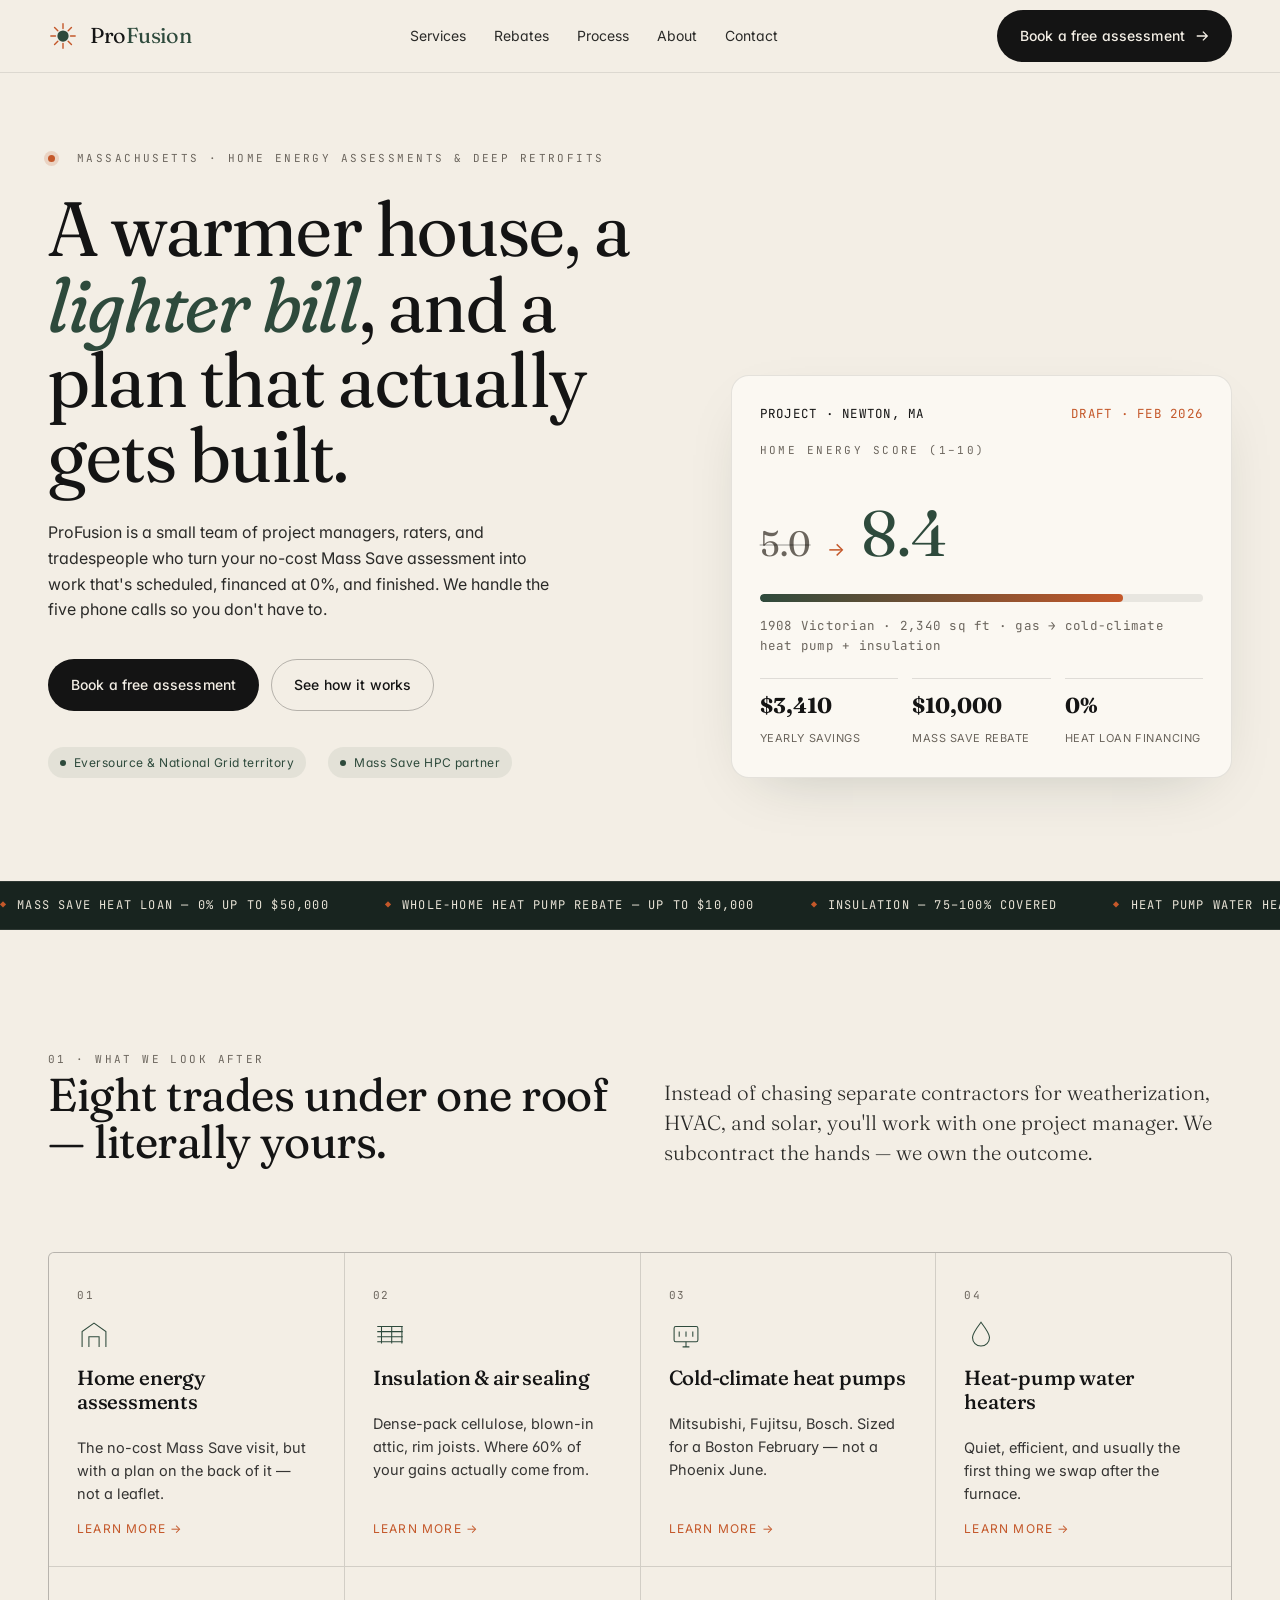
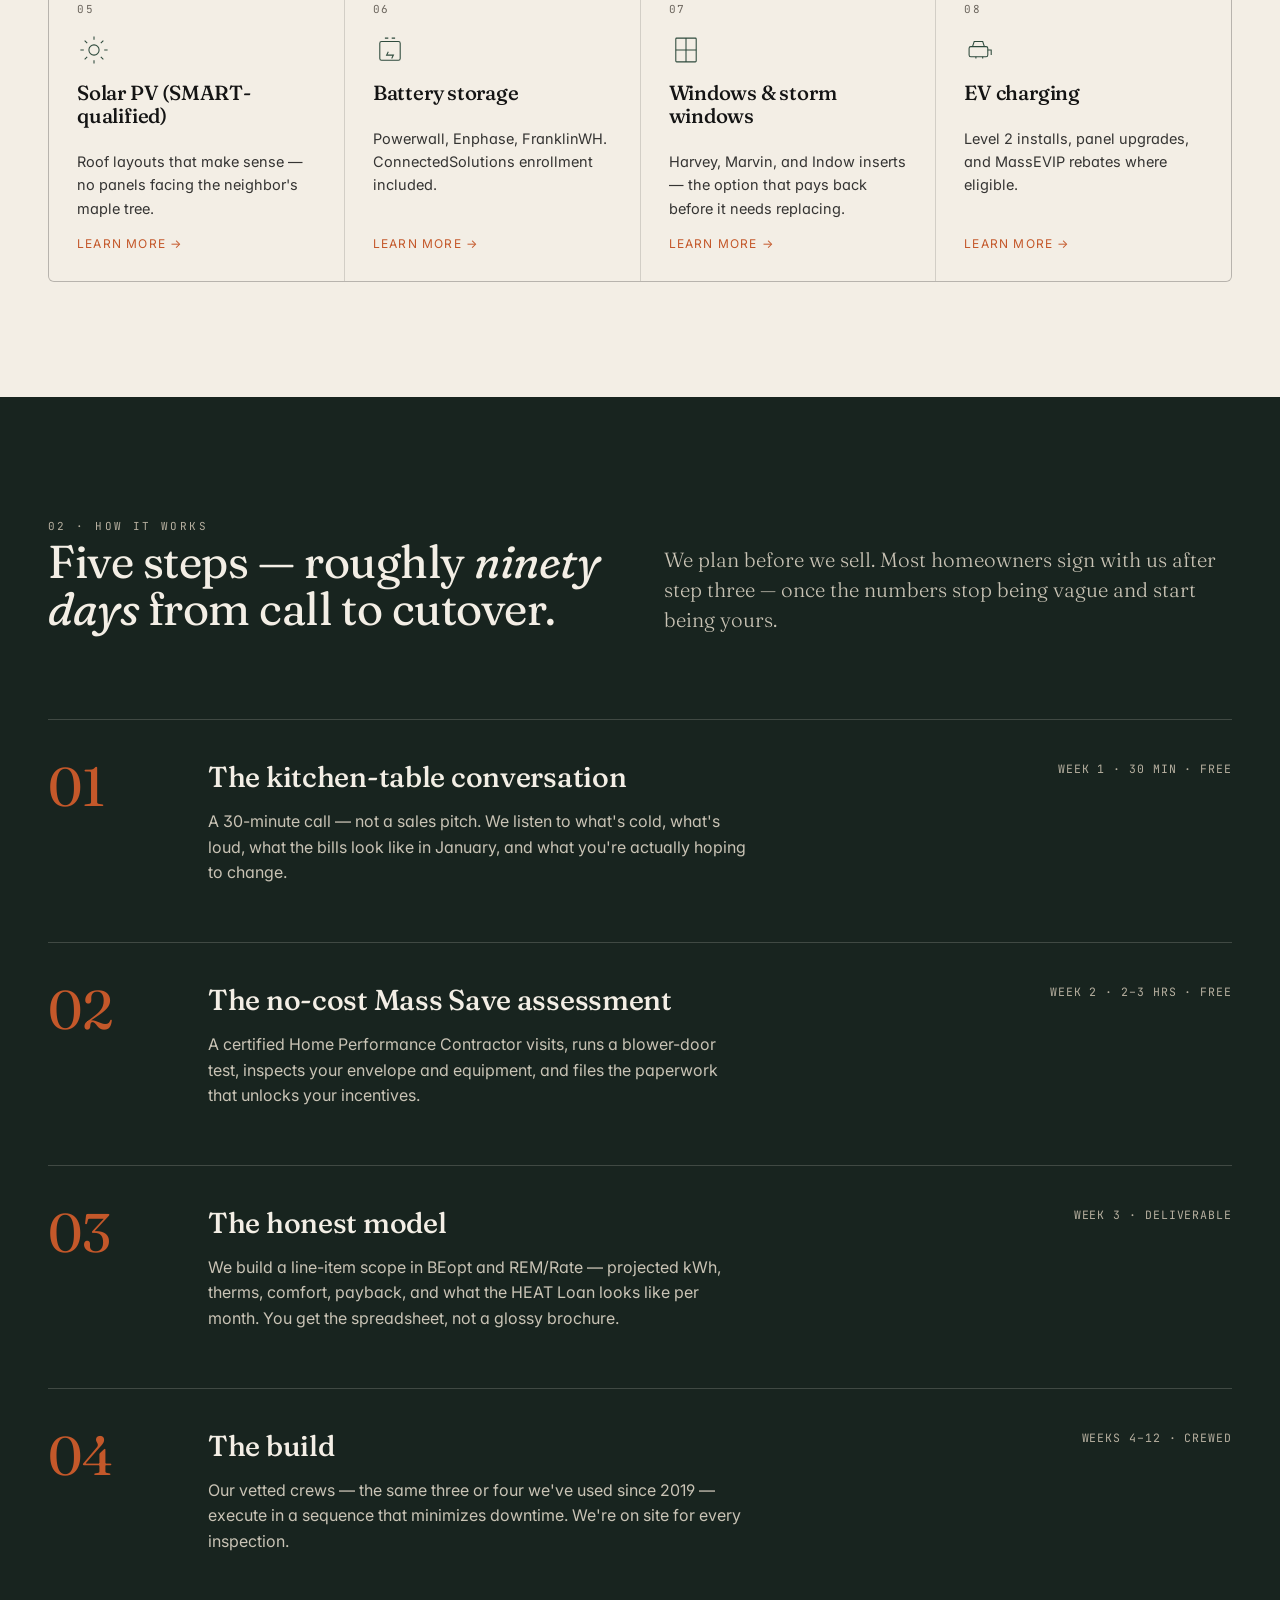
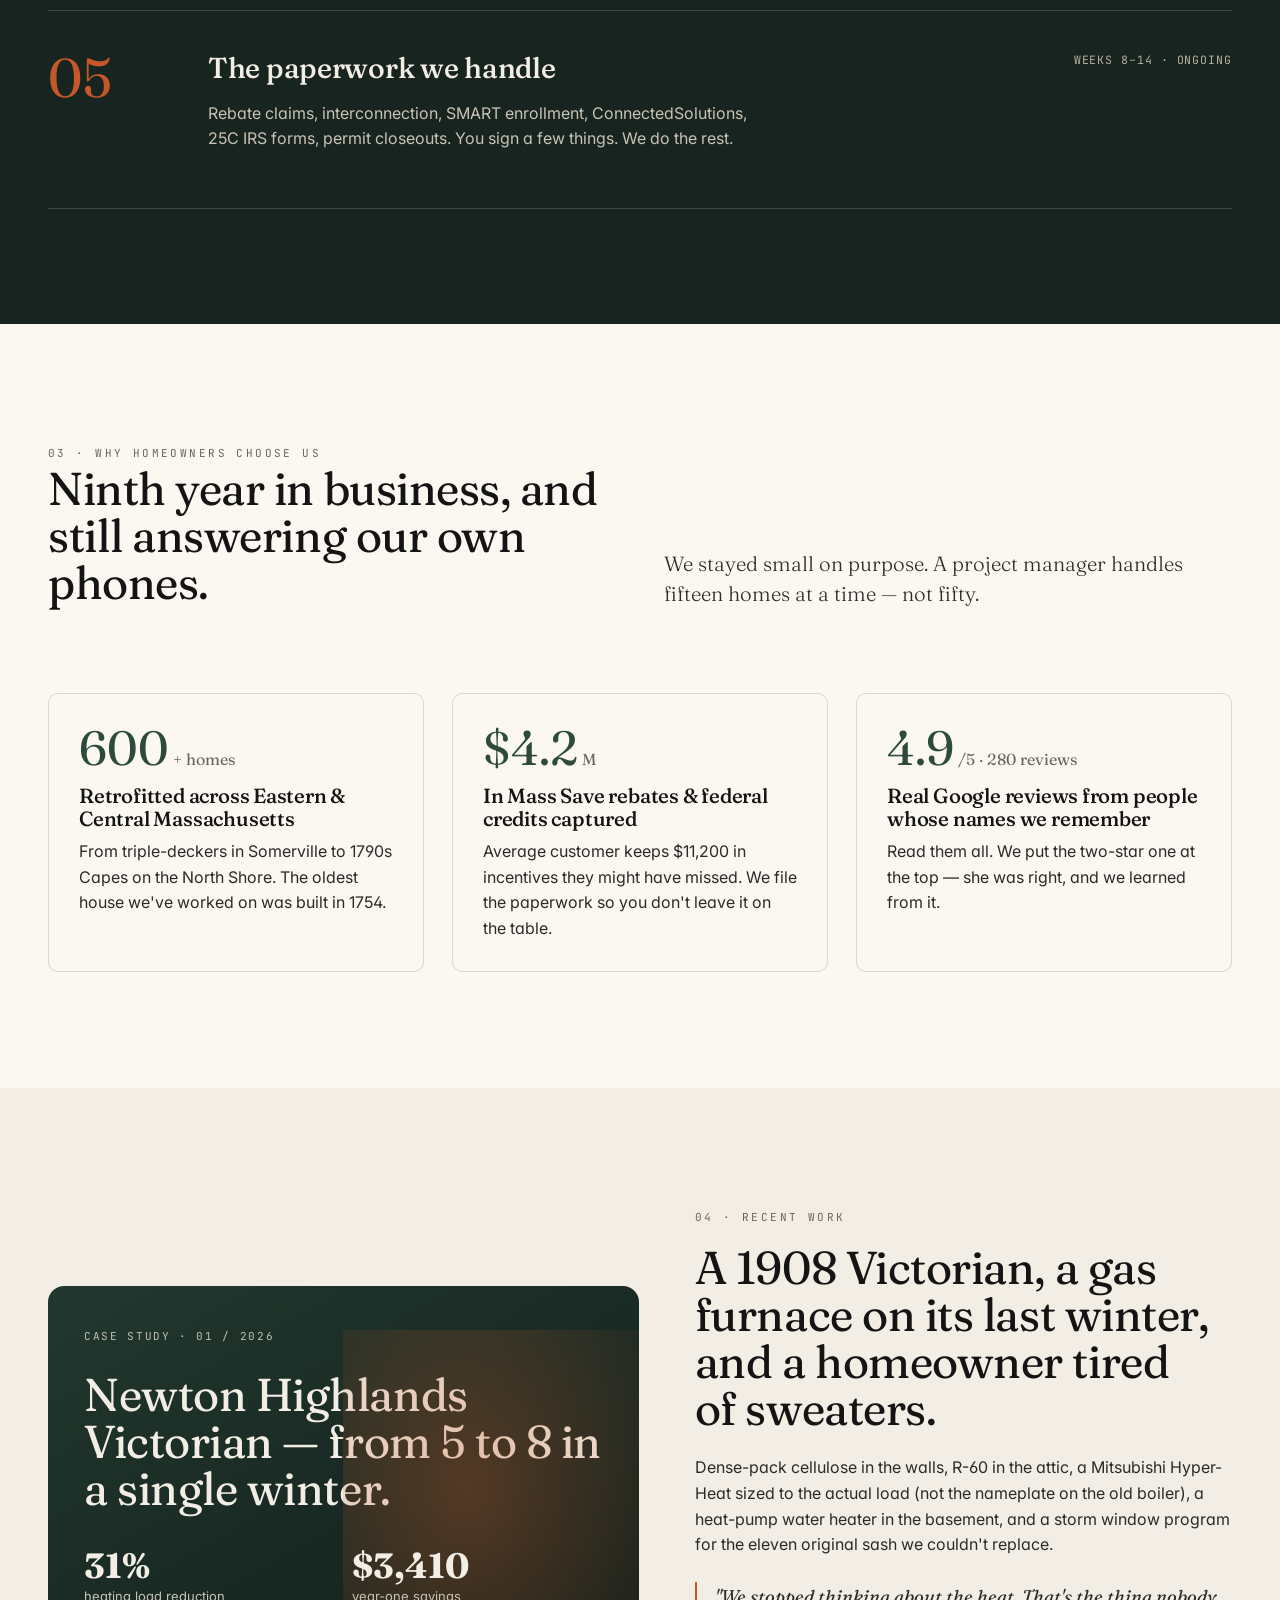
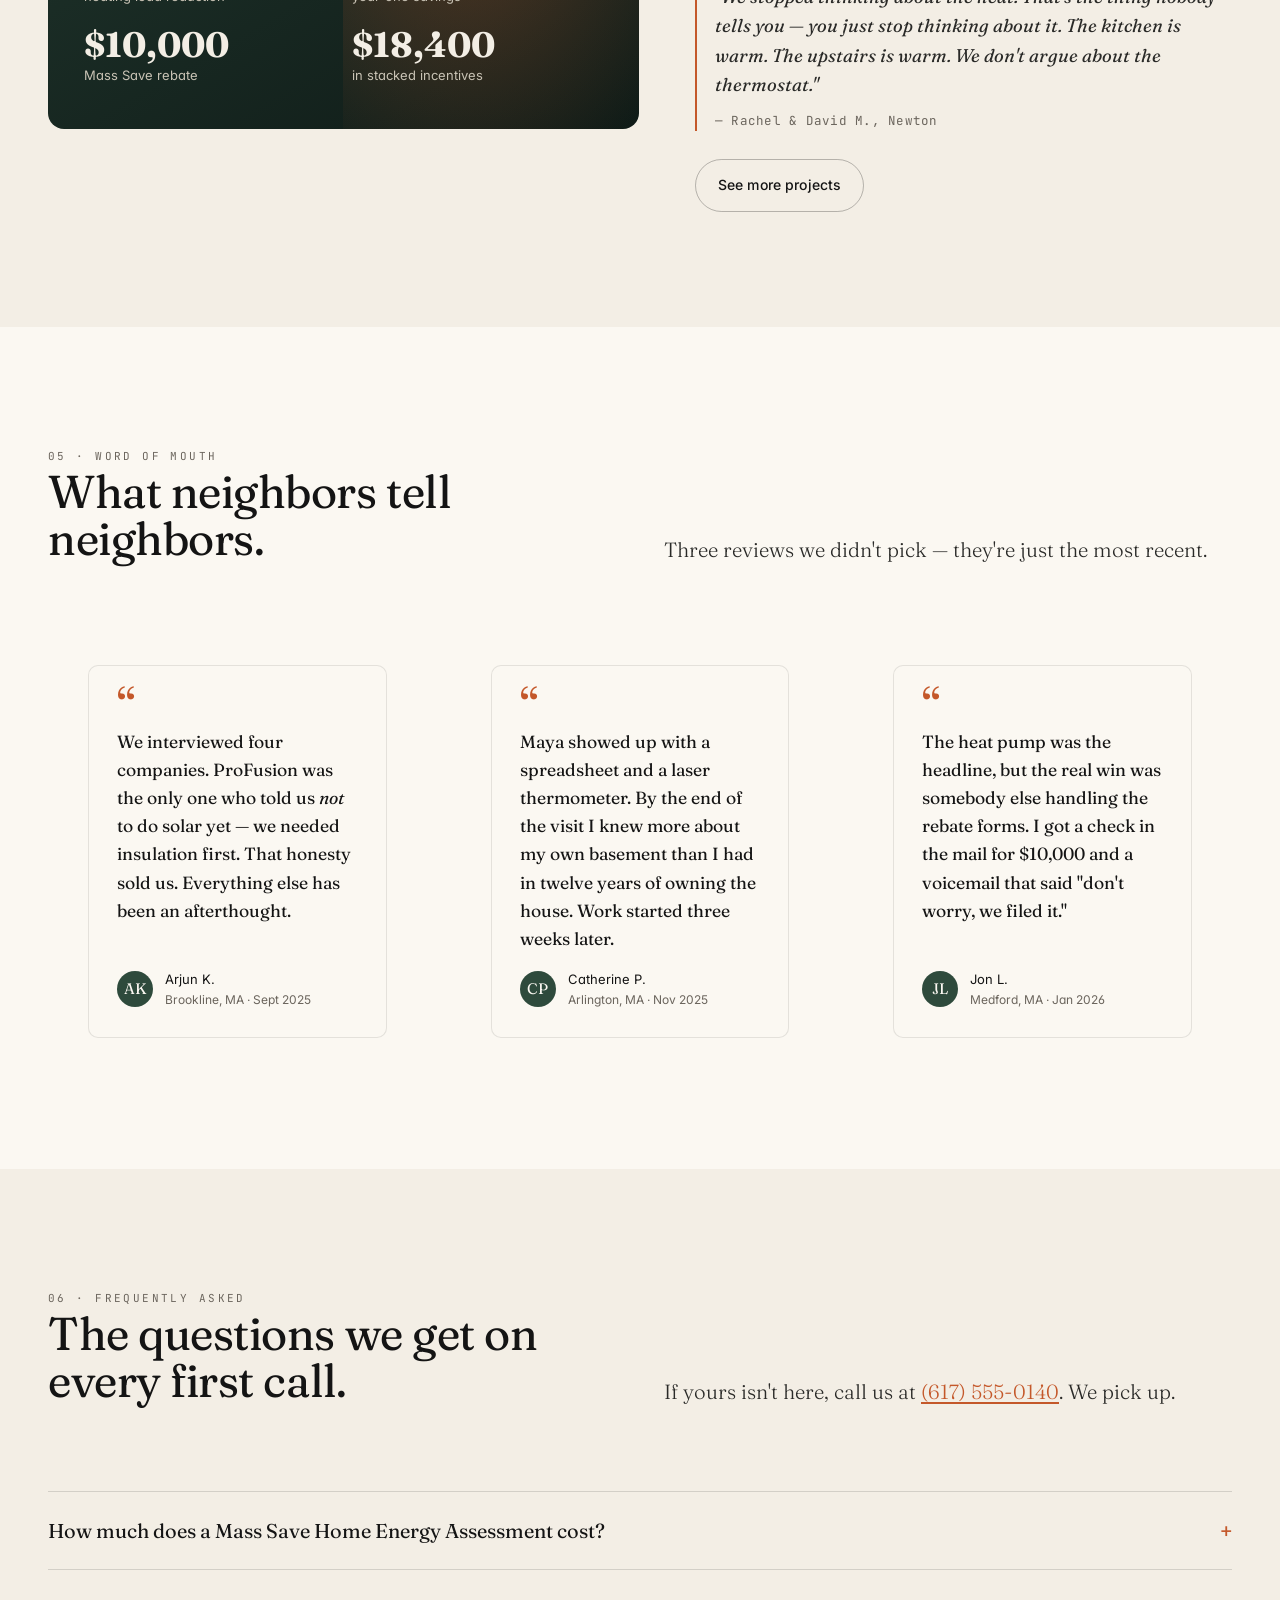
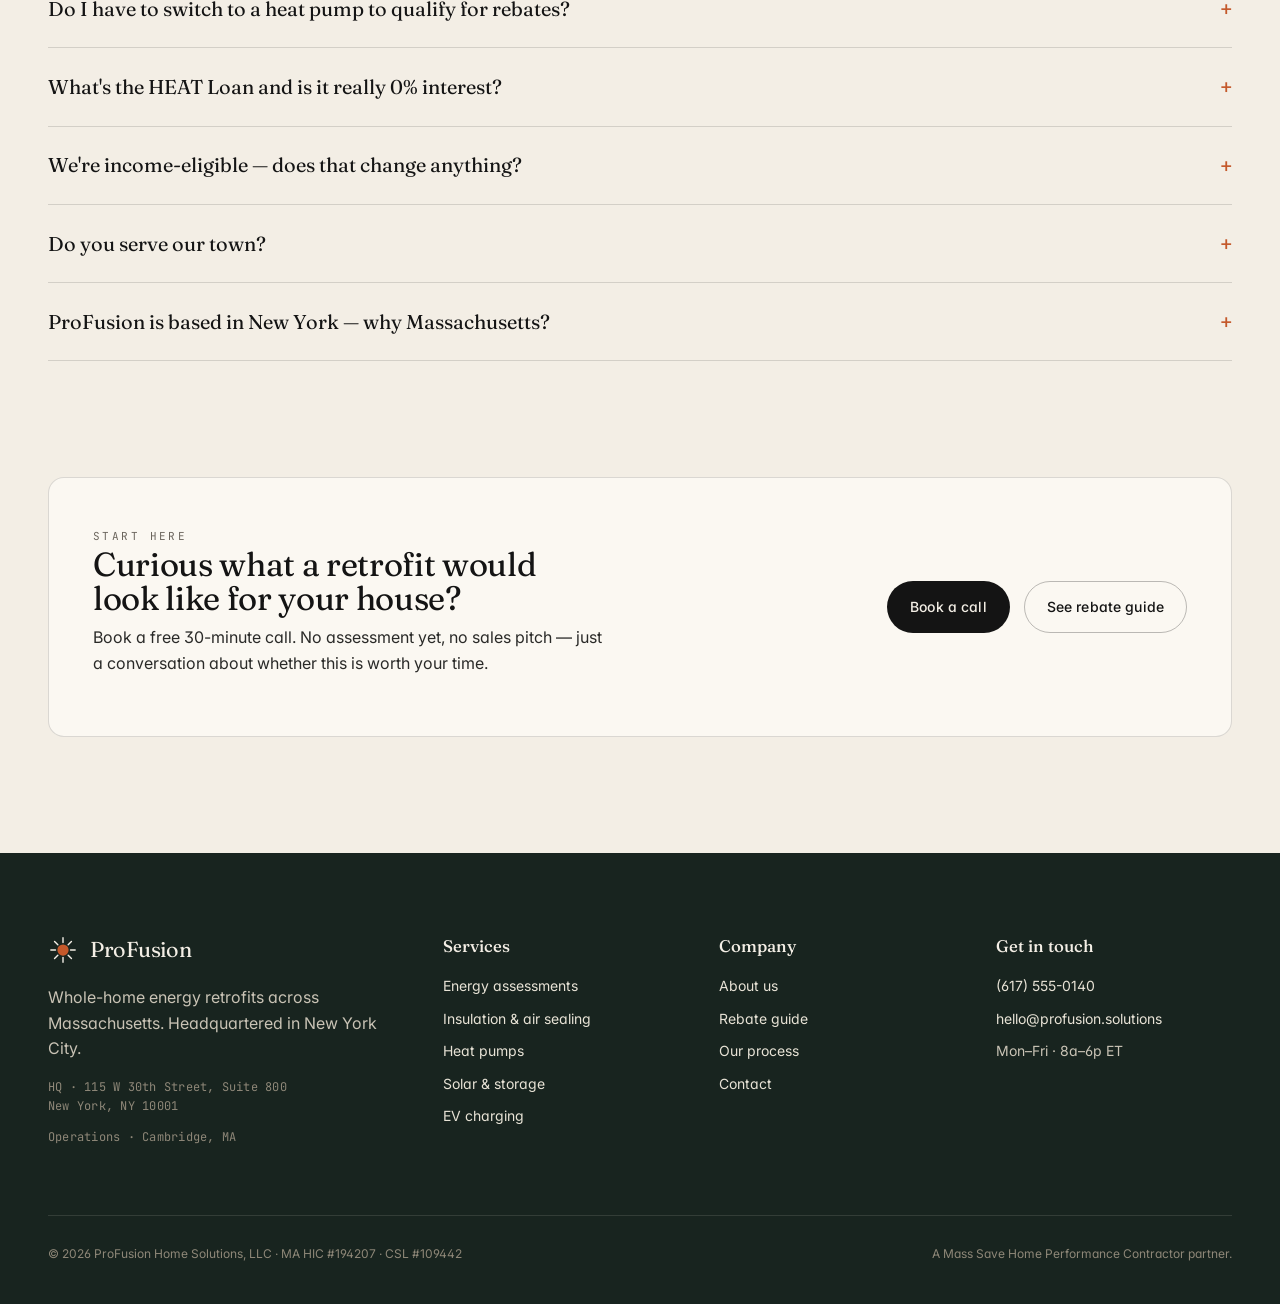
<file: index.html>
<!doctype html>
<html lang="en">
<head>
<meta charset="utf-8" />
<meta name="viewport" content="width=device-width, initial-scale=1" />
<title>ProFusion Home Solutions — Mass Save assessments & whole-home retrofits</title>
<meta name="description" content="New York–based, Massachusetts-focused. We turn no-cost Mass Save assessments into scheduled, financed, finished work — heat pumps, insulation, solar, and more." />
<link rel="preconnect" href="https://fonts.googleapis.com" />
<link rel="preconnect" href="https://fonts.gstatic.com" crossorigin />
<link href="https://fonts.googleapis.com/css2?family=Fraunces:ital,opsz,wght,SOFT,WONK@0,9..144,300..700,0..100,0..1;1,9..144,300..700,0..100,0..1&family=Inter:wght@300;400;500;600&family=JetBrains+Mono:wght@400;500&display=swap" rel="stylesheet" />
<link rel="stylesheet" href="assets/styles.css" />
<link rel="icon" href="data:image/svg+xml,%3Csvg xmlns='http://www.w3.org/2000/svg' viewBox='0 0 32 32'%3E%3Ccircle cx='16' cy='16' r='6' fill='%232E4A3C'/%3E%3Cg stroke='%23C4582A' stroke-width='1.5' stroke-linecap='round'%3E%3Cpath d='M16 3v5'/%3E%3Cpath d='M16 24v5'/%3E%3Cpath d='M3 16h5'/%3E%3Cpath d='M24 16h5'/%3E%3Cpath d='M7 7l3.5 3.5'/%3E%3Cpath d='M21.5 21.5L25 25'/%3E%3Cpath d='M7 25l3.5-3.5'/%3E%3Cpath d='M21.5 10.5L25 7'/%3E%3C/g%3E%3C/svg%3E" />
</head>
<body>

<!-- NAV -->
<header class="nav">
  <div class="nav__inner">
    <a class="brand" href="index.html" aria-label="ProFusion Home Solutions">
      <svg class="brand__mark" viewBox="0 0 32 32" aria-hidden="true">
        <circle cx="16" cy="16" r="6" fill="#2E4A3C"/>
        <g stroke="#C4582A" stroke-width="1.5" stroke-linecap="round">
          <path d="M16 3v5"/><path d="M16 24v5"/>
          <path d="M3 16h5"/><path d="M24 16h5"/>
          <path d="M7 7l3.5 3.5"/><path d="M21.5 21.5L25 25"/>
          <path d="M7 25l3.5-3.5"/><path d="M21.5 10.5L25 7"/>
        </g>
      </svg>
      <span class="brand__name">Pro<span>Fusion</span></span>
    </a>
    <nav class="nav__links" aria-label="Primary">
      <a href="services.html">Services</a>
      <a href="rebates.html">Rebates</a>
      <a href="index.html#process">Process</a>
      <a href="about.html">About</a>
      <a href="contact.html">Contact</a>
    </nav>
    <div class="nav__cta">
      <a class="btn btn--primary" href="contact.html">Book a free assessment <svg class="btn__arrow" viewBox="0 0 16 16" fill="none" stroke="currentColor" stroke-width="1.5" aria-hidden="true"><path d="M2 8h12M9 3l5 5-5 5"/></svg></a>
    </div>
  </div>
</header>

<!-- HERO -->
<section class="hero">
  <div class="wrap">
    <div class="hero__grid">
      <div class="reveal">
        <div class="hero__meta">
          <span class="hero__dot" aria-hidden="true"></span>
          <span class="eyebrow">Massachusetts · Home energy assessments &amp; deep retrofits</span>
        </div>
        <h1>A warmer house, a <span class="ital">lighter bill</span>, and a plan that actually gets built.</h1>
        <p class="hero__lede">ProFusion is a small team of project managers, raters, and tradespeople who turn your no-cost Mass Save assessment into work that's scheduled, financed at 0%, and finished. We handle the five phone calls so you don't have to.</p>
        <div class="hero__ctas">
          <a class="btn btn--primary" href="contact.html">Book a free assessment</a>
          <a class="btn btn--ghost" href="#process">See how it works</a>
        </div>
        <div class="row" style="margin-top:36px; gap:22px;">
          <span class="pill"><span class="pill-dot"></span> Eversource &amp; National Grid territory</span>
          <span class="pill"><span class="pill-dot"></span> Mass Save HPC partner</span>
        </div>
      </div>

      <!-- Hero card -->
      <div class="hero__card reveal" aria-label="Sample Home Energy Score report">
        <div class="hero__card-head">
          <span class="mono">PROJECT · NEWTON, MA</span>
          <span class="mono" style="color:var(--accent)">DRAFT · FEB 2026</span>
        </div>
        <div class="eyebrow">Home energy score (1–10)</div>
        <div class="score">
          <span class="score__from">5.0</span>
          <span class="score__arrow" aria-hidden="true">→</span>
          <span class="score__to">8.4</span>
        </div>
        <div class="progress" aria-hidden="true"><span></span></div>
        <p class="mono" style="color:var(--muted); margin:14px 0 0;">1908 Victorian · 2,340 sq ft · gas → cold-climate heat pump + insulation</p>
        <div class="stat-row">
          <div><strong>$3,410</strong><small>Yearly savings</small></div>
          <div><strong>$10,000</strong><small>Mass Save rebate</small></div>
          <div><strong>0%</strong><small>HEAT Loan financing</small></div>
        </div>
      </div>
    </div>
  </div>
</section>

<!-- REBATE TICKER -->
<div class="ticker" aria-hidden="true">
  <div class="ticker__track">
    <span class="ticker__item">Mass Save HEAT Loan — 0% up to $50,000</span>
    <span class="ticker__item">Whole-home heat pump rebate — up to $10,000</span>
    <span class="ticker__item">Insulation — 75–100% covered</span>
    <span class="ticker__item">Heat pump water heaters — $750 rebate</span>
    <span class="ticker__item">SMART solar incentive — monthly credits, 10 years</span>
    <span class="ticker__item">ConnectedSolutions battery — $275 / kW-year</span>
    <span class="ticker__item">Federal 25C credit — 30% up to $3,200 / yr</span>
    <!-- Duplicate for seamless loop -->
    <span class="ticker__item">Mass Save HEAT Loan — 0% up to $50,000</span>
    <span class="ticker__item">Whole-home heat pump rebate — up to $10,000</span>
    <span class="ticker__item">Insulation — 75–100% covered</span>
    <span class="ticker__item">Heat pump water heaters — $750 rebate</span>
    <span class="ticker__item">SMART solar incentive — monthly credits, 10 years</span>
    <span class="ticker__item">ConnectedSolutions battery — $275 / kW-year</span>
    <span class="ticker__item">Federal 25C credit — 30% up to $3,200 / yr</span>
  </div>
</div>

<!-- SERVICES -->
<section class="section" id="services">
  <div class="wrap">
    <div class="section__head reveal">
      <div>
        <span class="eyebrow">01 · What we look after</span>
        <h2>Eight trades under one roof — literally yours.</h2>
      </div>
      <p class="lede">Instead of chasing separate contractors for weatherization, HVAC, and solar, you'll work with one project manager. We subcontract the hands — we own the outcome.</p>
    </div>

    <div class="services reveal">
      <a class="service" href="services.html#assessments">
        <span class="service__num">01</span>
        <svg class="service__icon" viewBox="0 0 40 40"><path d="M6 34V16l14-10 14 10v18"/><path d="M14 34V22h12v12"/></svg>
        <h3>Home energy assessments</h3>
        <p>The no-cost Mass Save visit, but with a plan on the back of it — not a leaflet.</p>
        <span class="service__link">Learn more →</span>
      </a>
      <a class="service" href="services.html#insulation">
        <span class="service__num">02</span>
        <svg class="service__icon" viewBox="0 0 40 40"><path d="M5 10h30M5 16h30M5 22h30M5 28h30"/><path d="M10 10v20M22 10v20M34 10v20"/></svg>
        <h3>Insulation &amp; air sealing</h3>
        <p>Dense-pack cellulose, blown-in attic, rim joists. Where 60% of your gains actually come from.</p>
        <span class="service__link">Learn more →</span>
      </a>
      <a class="service" href="services.html#heat-pumps">
        <span class="service__num">03</span>
        <svg class="service__icon" viewBox="0 0 40 40"><rect x="6" y="10" width="28" height="18" rx="2"/><path d="M12 16v6M20 16v6M28 16v6"/><path d="M20 28v6M16 34h8"/></svg>
        <h3>Cold-climate heat pumps</h3>
        <p>Mitsubishi, Fujitsu, Bosch. Sized for a Boston February — not a Phoenix June.</p>
        <span class="service__link">Learn more →</span>
      </a>
      <a class="service" href="services.html#water">
        <span class="service__num">04</span>
        <svg class="service__icon" viewBox="0 0 40 40"><path d="M20 5c-6 8-10 13-10 18a10 10 0 0020 0c0-5-4-10-10-18z"/></svg>
        <h3>Heat-pump water heaters</h3>
        <p>Quiet, efficient, and usually the first thing we swap after the furnace.</p>
        <span class="service__link">Learn more →</span>
      </a>
      <a class="service" href="services.html#solar">
        <span class="service__num">05</span>
        <svg class="service__icon" viewBox="0 0 40 40"><circle cx="20" cy="20" r="6"/><path d="M20 4v4M20 32v4M4 20h4M32 20h4M9 9l3 3M28 28l3 3M9 31l3-3M28 12l3-3"/></svg>
        <h3>Solar PV (SMART-qualified)</h3>
        <p>Roof layouts that make sense — no panels facing the neighbor's maple tree.</p>
        <span class="service__link">Learn more →</span>
      </a>
      <a class="service" href="services.html#battery">
        <span class="service__num">06</span>
        <svg class="service__icon" viewBox="0 0 40 40"><rect x="8" y="10" width="24" height="22" rx="2"/><path d="M14 6h4M22 6h4M14 10v0M18 22l-2 4h8l-2 4"/></svg>
        <h3>Battery storage</h3>
        <p>Powerwall, Enphase, FranklinWH. ConnectedSolutions enrollment included.</p>
        <span class="service__link">Learn more →</span>
      </a>
      <a class="service" href="services.html#windows">
        <span class="service__num">07</span>
        <svg class="service__icon" viewBox="0 0 40 40"><rect x="8" y="6" width="24" height="28" rx="1"/><path d="M8 20h24M20 6v28"/></svg>
        <h3>Windows &amp; storm windows</h3>
        <p>Harvey, Marvin, and Indow inserts — the option that pays back before it needs replacing.</p>
        <span class="service__link">Learn more →</span>
      </a>
      <a class="service" href="services.html#ev">
        <span class="service__num">08</span>
        <svg class="service__icon" viewBox="0 0 40 40"><rect x="6" y="16" width="22" height="12" rx="2"/><path d="M10 16l2-6h10l2 6M28 20h4v6"/><path d="M14 28v2M22 28v2"/></svg>
        <h3>EV charging</h3>
        <p>Level 2 installs, panel upgrades, and MassEVIP rebates where eligible.</p>
        <span class="service__link">Learn more →</span>
      </a>
    </div>
  </div>
</section>

<!-- PROCESS -->
<section class="section section--dark" id="process">
  <div class="wrap">
    <div class="section__head reveal">
      <div>
        <span class="eyebrow">02 · How it works</span>
        <h2>Five steps — roughly <span class="ital">ninety days</span> from call to cutover.</h2>
      </div>
      <p class="lede" style="color:#C9C3B5;">We plan before we sell. Most homeowners sign with us after step three — once the numbers stop being vague and start being yours.</p>
    </div>

    <div class="process reveal">
      <article class="step">
        <div class="step__num">01</div>
        <div>
          <h3>The kitchen-table conversation</h3>
          <p>A 30-minute call — not a sales pitch. We listen to what's cold, what's loud, what the bills look like in January, and what you're actually hoping to change.</p>
        </div>
        <div class="step__meta">Week 1 · 30 min · free</div>
      </article>
      <article class="step">
        <div class="step__num">02</div>
        <div>
          <h3>The no-cost Mass Save assessment</h3>
          <p>A certified Home Performance Contractor visits, runs a blower-door test, inspects your envelope and equipment, and files the paperwork that unlocks your incentives.</p>
        </div>
        <div class="step__meta">Week 2 · 2–3 hrs · free</div>
      </article>
      <article class="step">
        <div class="step__num">03</div>
        <div>
          <h3>The honest model</h3>
          <p>We build a line-item scope in BEopt and REM/Rate — projected kWh, therms, comfort, payback, and what the HEAT Loan looks like per month. You get the spreadsheet, not a glossy brochure.</p>
        </div>
        <div class="step__meta">Week 3 · deliverable</div>
      </article>
      <article class="step">
        <div class="step__num">04</div>
        <div>
          <h3>The build</h3>
          <p>Our vetted crews — the same three or four we've used since 2019 — execute in a sequence that minimizes downtime. We're on site for every inspection.</p>
        </div>
        <div class="step__meta">Weeks 4–12 · crewed</div>
      </article>
      <article class="step">
        <div class="step__num">05</div>
        <div>
          <h3>The paperwork we handle</h3>
          <p>Rebate claims, interconnection, SMART enrollment, ConnectedSolutions, 25C IRS forms, permit closeouts. You sign a few things. We do the rest.</p>
        </div>
        <div class="step__meta">Weeks 8–14 · ongoing</div>
      </article>
    </div>
  </div>
</section>

<!-- PILLARS -->
<section class="section section--paper">
  <div class="wrap">
    <div class="section__head reveal">
      <div>
        <span class="eyebrow">03 · Why homeowners choose us</span>
        <h2>Ninth year in business, and still answering our own phones.</h2>
      </div>
      <p class="lede">We stayed small on purpose. A project manager handles fifteen homes at a time — not fifty.</p>
    </div>

    <div class="pillars reveal">
      <div class="pillar">
        <div class="pillar__num">600<small>+ homes</small></div>
        <h3>Retrofitted across Eastern &amp; Central Massachusetts</h3>
        <p>From triple-deckers in Somerville to 1790s Capes on the North Shore. The oldest house we've worked on was built in 1754.</p>
      </div>
      <div class="pillar">
        <div class="pillar__num">$4.2<small>M</small></div>
        <h3>In Mass Save rebates &amp; federal credits captured</h3>
        <p>Average customer keeps $11,200 in incentives they might have missed. We file the paperwork so you don't leave it on the table.</p>
      </div>
      <div class="pillar">
        <div class="pillar__num">4.9<small>/5 · 280 reviews</small></div>
        <h3>Real Google reviews from people whose names we remember</h3>
        <p>Read them all. We put the two-star one at the top — she was right, and we learned from it.</p>
      </div>
    </div>
  </div>
</section>

<!-- CASE STUDY -->
<section class="section">
  <div class="wrap">
    <div class="case reveal">
      <div class="case__visual">
        <span class="case__badge">Case study · 01 / 2026</span>
        <h2 style="color:#F3EEE5; margin-top:24px;">Newton Highlands Victorian — from 5 to 8 in a single winter.</h2>
        <div class="case__kpis">
          <div class="case__kpi"><strong>31%</strong><span>heating load reduction</span></div>
          <div class="case__kpi"><strong>$3,410</strong><span>year-one savings</span></div>
          <div class="case__kpi"><strong>$10,000</strong><span>Mass Save rebate</span></div>
          <div class="case__kpi"><strong>$18,400</strong><span>in stacked incentives</span></div>
        </div>
      </div>
      <div>
        <span class="eyebrow">04 · Recent work</span>
        <h2 style="margin-top:16px;">A 1908 Victorian, a gas furnace on its last winter, and a homeowner tired of sweaters.</h2>
        <p style="color:var(--ink-soft); margin-top:18px;">Dense-pack cellulose in the walls, R-60 in the attic, a Mitsubishi Hyper-Heat sized to the actual load (not the nameplate on the old boiler), a heat-pump water heater in the basement, and a storm window program for the eleven original sash we couldn't replace.</p>
        <blockquote>
          "We stopped thinking about the heat. That's the thing nobody tells you — you just stop thinking about it. The kitchen is warm. The upstairs is warm. We don't argue about the thermostat."
          <footer class="mono" style="font-style: normal; color:var(--muted); margin-top:12px;">— Rachel &amp; David M., Newton</footer>
        </blockquote>
        <a class="btn btn--ghost" href="services.html" style="margin-top:28px;">See more projects</a>
      </div>
    </div>
  </div>
</section>

<!-- TESTIMONIALS -->
<section class="section section--paper">
  <div class="wrap">
    <div class="section__head reveal">
      <div>
        <span class="eyebrow">05 · Word of mouth</span>
        <h2>What neighbors tell neighbors.</h2>
      </div>
      <p class="lede">Three reviews we didn't pick — they're just the most recent.</p>
    </div>
    <div class="quotes reveal">
      <figure class="quote">
        <span class="quote__mark">“</span>
        <p>We interviewed four companies. ProFusion was the only one who told us <em>not</em> to do solar yet — we needed insulation first. That honesty sold us. Everything else has been an afterthought.</p>
        <figcaption class="quote__who">
          <span class="quote__who-avatar">AK</span>
          <div>
            <div class="quote__who-name">Arjun K.</div>
            <div class="quote__who-place">Brookline, MA · Sept 2025</div>
          </div>
        </figcaption>
      </figure>
      <figure class="quote">
        <span class="quote__mark">“</span>
        <p>Maya showed up with a spreadsheet and a laser thermometer. By the end of the visit I knew more about my own basement than I had in twelve years of owning the house. Work started three weeks later.</p>
        <figcaption class="quote__who">
          <span class="quote__who-avatar">CP</span>
          <div>
            <div class="quote__who-name">Catherine P.</div>
            <div class="quote__who-place">Arlington, MA · Nov 2025</div>
          </div>
        </figcaption>
      </figure>
      <figure class="quote">
        <span class="quote__mark">“</span>
        <p>The heat pump was the headline, but the real win was somebody else handling the rebate forms. I got a check in the mail for $10,000 and a voicemail that said "don't worry, we filed it."</p>
        <figcaption class="quote__who">
          <span class="quote__who-avatar">JL</span>
          <div>
            <div class="quote__who-name">Jon L.</div>
            <div class="quote__who-place">Medford, MA · Jan 2026</div>
          </div>
        </figcaption>
      </figure>
    </div>
  </div>
</section>

<!-- FAQ -->
<section class="section">
  <div class="wrap">
    <div class="section__head reveal">
      <div>
        <span class="eyebrow">06 · Frequently asked</span>
        <h2>The questions we get on every first call.</h2>
      </div>
      <p class="lede">If yours isn't here, call us at <a href="tel:+16175550140" style="color:var(--accent);">(617) 555-0140</a>. We pick up.</p>
    </div>

    <div class="faq reveal">
      <details>
        <summary>How much does a Mass Save Home Energy Assessment cost?</summary>
        <p>Nothing. It's fully funded by the Mass Save program if you're a residential customer of Eversource, National Grid, Unitil, Cape Light Compact, Berkshire Gas, or Liberty Utilities. We'll confirm you're eligible on our first call — it takes about thirty seconds.</p>
      </details>
      <details>
        <summary>Do I have to switch to a heat pump to qualify for rebates?</summary>
        <p>No. Insulation, air sealing, and heat-pump water heaters all have their own incentives. We've done plenty of retrofits where the homeowner kept the gas furnace for backup. The heat pump is usually the biggest lever, but it's not the only one.</p>
      </details>
      <details>
        <summary>What's the HEAT Loan and is it really 0% interest?</summary>
        <p>Yes, really. The Mass Save HEAT Loan is a 7-year, 0% APR loan of up to $50,000 for qualifying measures — offered through participating lenders (Eastern Bank, Rockland Trust, Cambridge Savings, and others). The utility buys down the interest. We help you pick the lender and fill out the application.</p>
      </details>
      <details>
        <summary>We're income-eligible — does that change anything?</summary>
        <p>It changes a lot, in your favor. Through Mass Save's Income Eligible Services, insulation and air sealing can be covered at 100%. Heat pumps and other measures have enhanced incentives. We'll connect you with the right Community Action Agency and manage the intake.</p>
      </details>
      <details>
        <summary>Do you serve our town?</summary>
        <p>If you're within about 90 minutes of Boston — yes. That includes all of Middlesex, Norfolk, Suffolk, Essex, and most of Worcester and Plymouth counties. For projects on the Cape, the Islands, or the Berkshires, we partner with two other contractors we've worked with for years. Either way, give us a call.</p>
      </details>
      <details>
        <summary>ProFusion is based in New York — why Massachusetts?</summary>
        <p>Our HQ is in Manhattan, but our founders went to school in Cambridge and built the company around the Mass Save program, which is the most generous residential efficiency program in the country. Our project managers, raters, and crews all live and work in Massachusetts.</p>
      </details>
    </div>
  </div>
</section>

<!-- CTA BAND -->
<section class="section" style="padding-top:0;">
  <div class="wrap">
    <div class="cta-band reveal">
      <div>
        <span class="eyebrow">Start here</span>
        <h2>Curious what a retrofit would look like for your house?</h2>
        <p style="color:var(--ink-soft); max-width:52ch; margin-top:10px;">Book a free 30-minute call. No assessment yet, no sales pitch — just a conversation about whether this is worth your time.</p>
      </div>
      <div class="row">
        <a class="btn btn--primary" href="contact.html">Book a call</a>
        <a class="btn btn--ghost" href="rebates.html">See rebate guide</a>
      </div>
    </div>
  </div>
</section>

<!-- FOOTER -->
<footer class="footer">
  <div class="wrap">
    <div class="footer__grid">
      <div>
        <div class="footer__brand">
          <svg class="brand__mark" viewBox="0 0 32 32" aria-hidden="true">
            <circle cx="16" cy="16" r="6" fill="#C4582A"/>
            <g stroke="#F3EEE5" stroke-width="1.5" stroke-linecap="round">
              <path d="M16 3v5"/><path d="M16 24v5"/>
              <path d="M3 16h5"/><path d="M24 16h5"/>
              <path d="M7 7l3.5 3.5"/><path d="M21.5 21.5L25 25"/>
              <path d="M7 25l3.5-3.5"/><path d="M21.5 10.5L25 7"/>
            </g>
          </svg>
          <span class="brand__name">ProFusion</span>
        </div>
        <p style="max-width:34ch; margin:0 0 16px;">Whole-home energy retrofits across Massachusetts. Headquartered in New York City.</p>
        <p class="mono" style="color:#8E8778; font-size:12px;">HQ · 115 W 30th Street, Suite 800<br/>New York, NY 10001</p>
        <p class="mono" style="color:#8E8778; font-size:12px; margin-top:8px;">Operations · Cambridge, MA</p>
      </div>
      <div>
        <h4>Services</h4>
        <ul>
          <li><a href="services.html#assessments">Energy assessments</a></li>
          <li><a href="services.html#insulation">Insulation &amp; air sealing</a></li>
          <li><a href="services.html#heat-pumps">Heat pumps</a></li>
          <li><a href="services.html#solar">Solar &amp; storage</a></li>
          <li><a href="services.html#ev">EV charging</a></li>
        </ul>
      </div>
      <div>
        <h4>Company</h4>
        <ul>
          <li><a href="about.html">About us</a></li>
          <li><a href="rebates.html">Rebate guide</a></li>
          <li><a href="index.html#process">Our process</a></li>
          <li><a href="contact.html">Contact</a></li>
        </ul>
      </div>
      <div>
        <h4>Get in touch</h4>
        <ul>
          <li><a href="tel:+16175550140">(617) 555-0140</a></li>
          <li><a href="mailto:hello@profusion.solutions">hello@profusion.solutions</a></li>
          <li>Mon–Fri · 8a–6p ET</li>
        </ul>
      </div>
    </div>
    <div class="footer__bottom">
      <span>© 2026 ProFusion Home Solutions, LLC · MA HIC #194207 · CSL #109442</span>
      <span>A Mass Save Home Performance Contractor partner.</span>
    </div>
  </div>
</footer>

<script src="assets/script.js" defer></script>
</body>
</html>
</file>
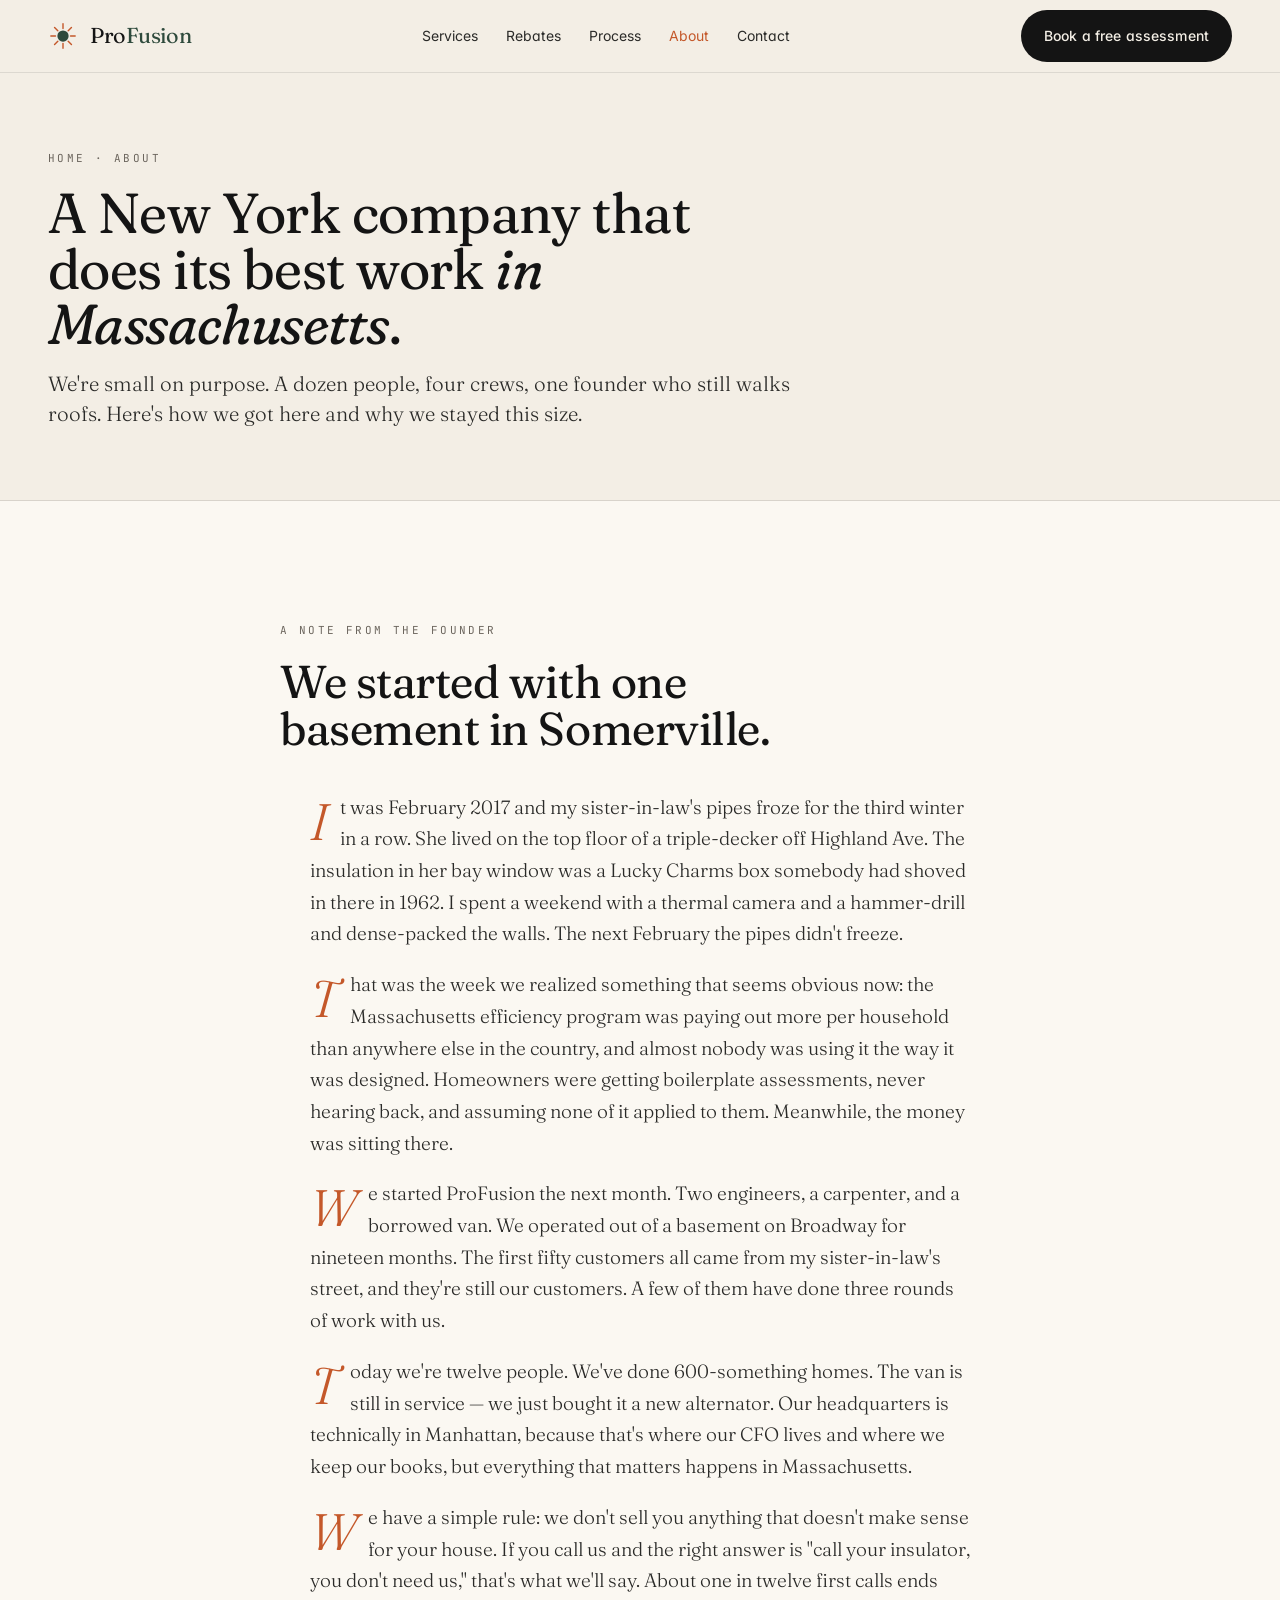
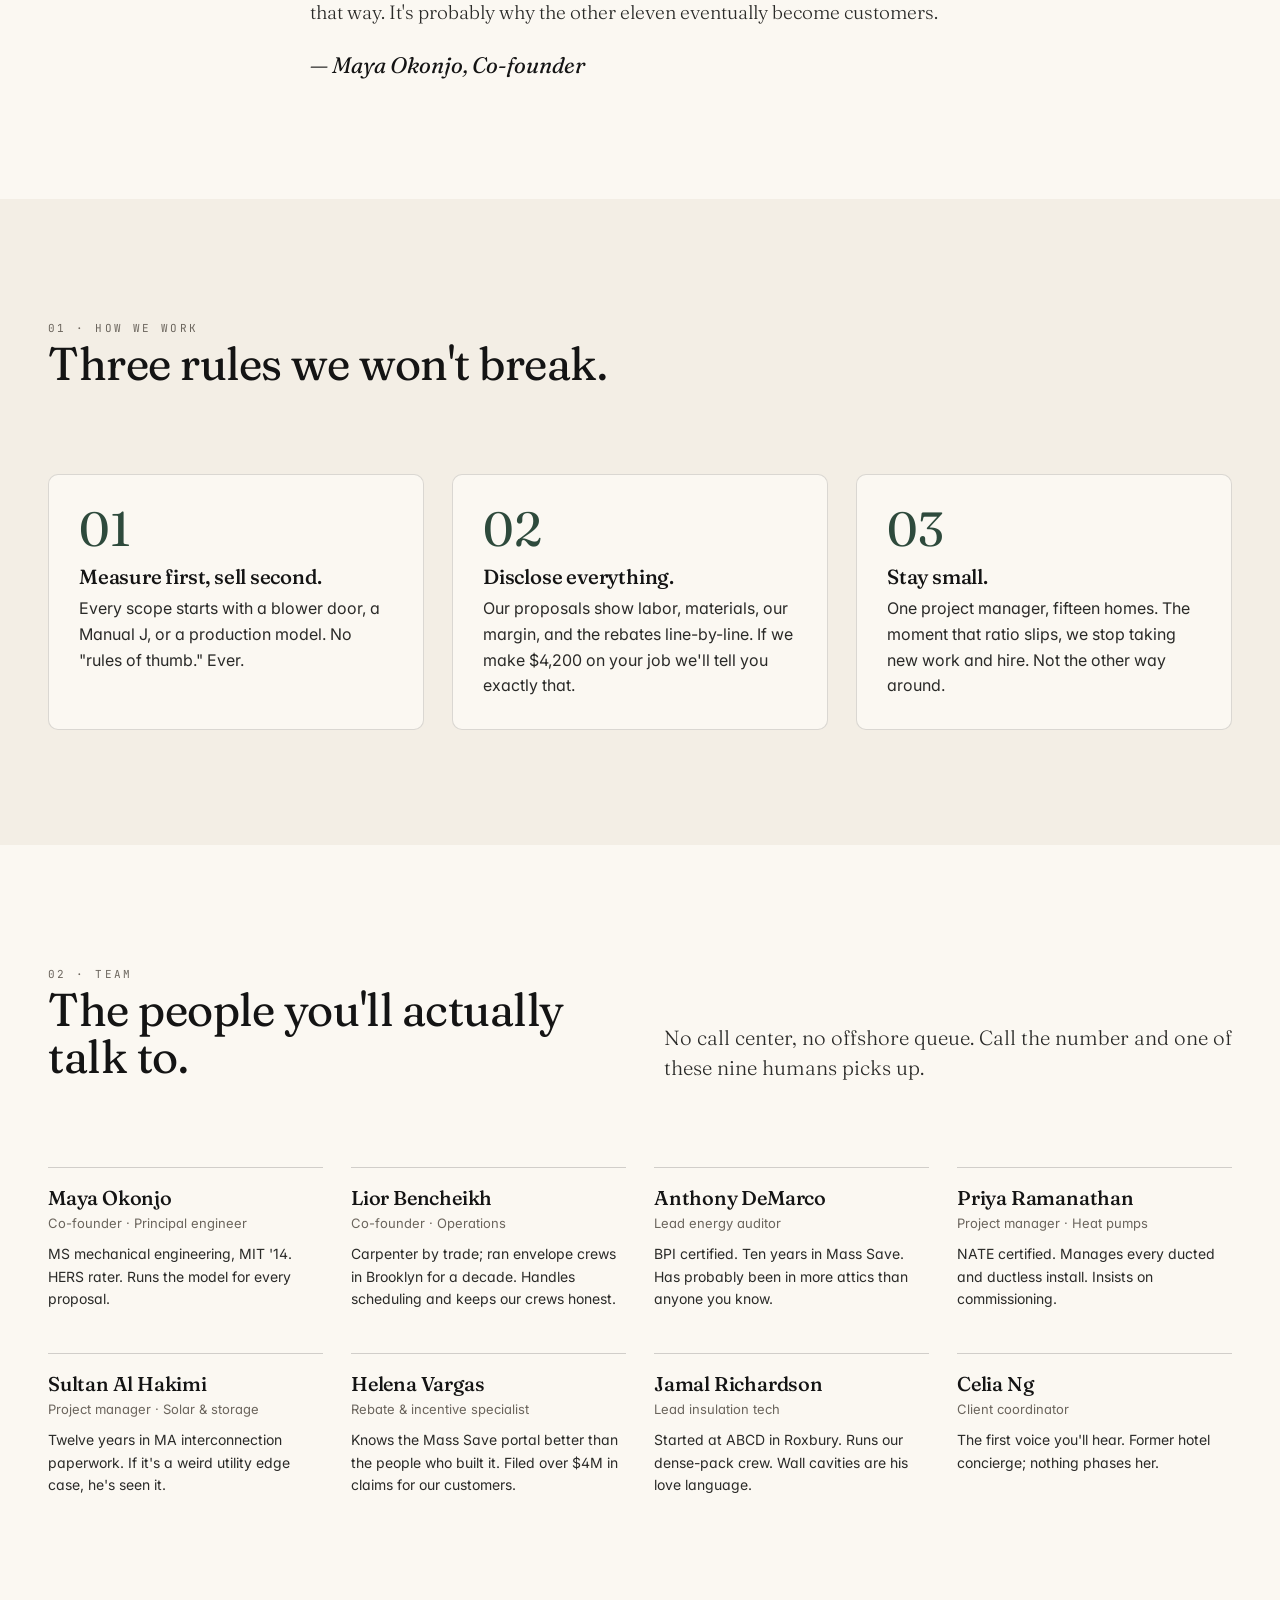
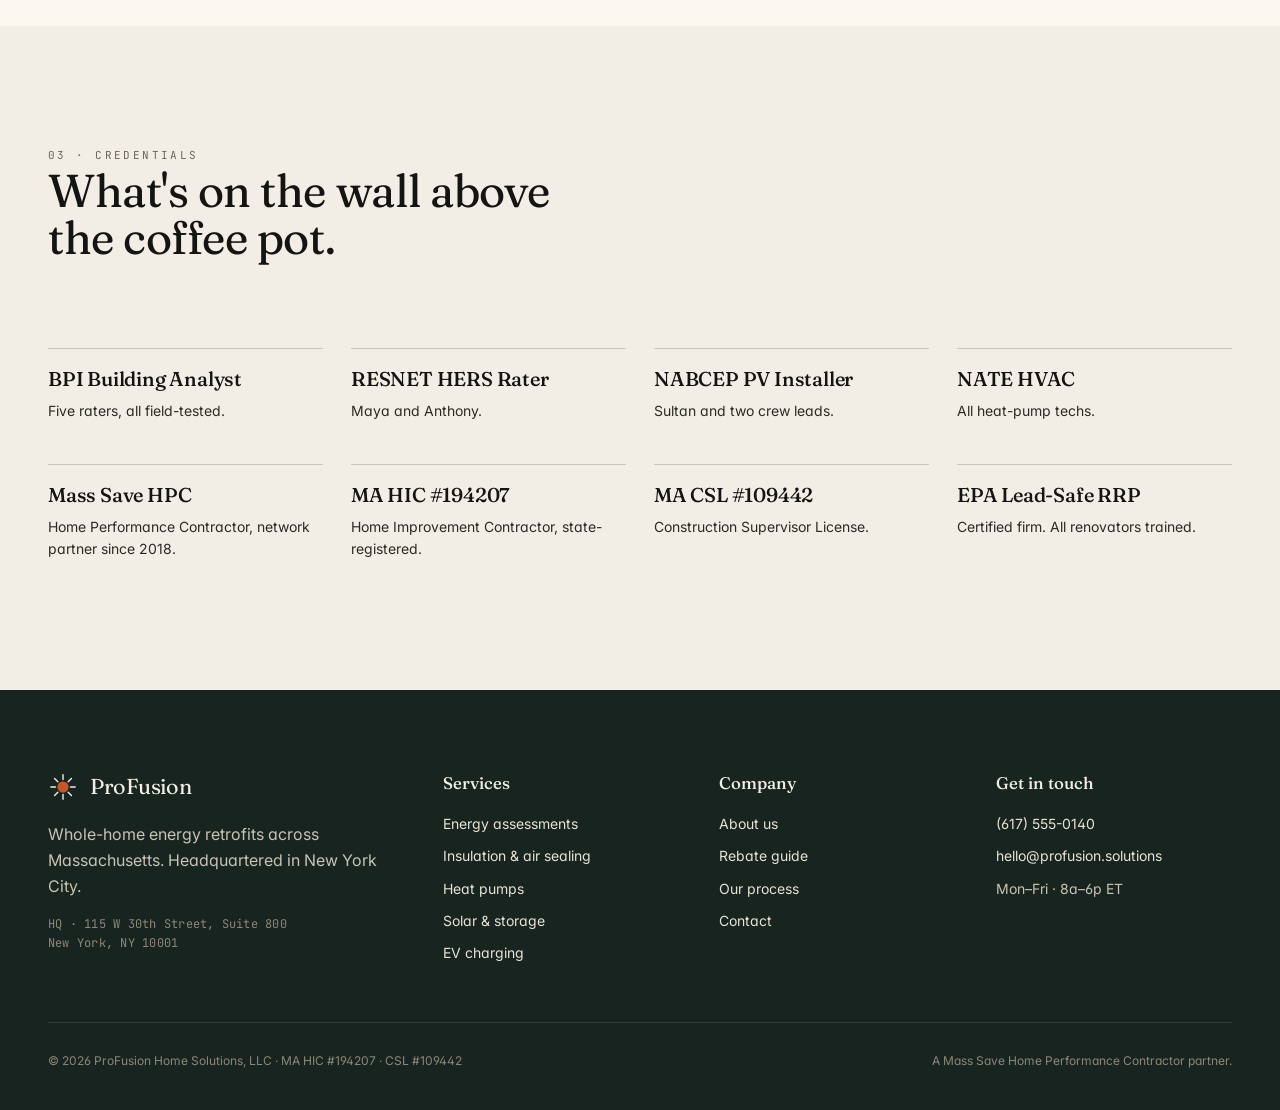
<file: about.html>
<!doctype html>
<html lang="en">
<head>
<meta charset="utf-8" />
<meta name="viewport" content="width=device-width, initial-scale=1" />
<title>About — ProFusion Home Solutions</title>
<meta name="description" content="A New York company that does its best work in Massachusetts. Founded in 2017 by two engineers and a carpenter." />
<link rel="preconnect" href="https://fonts.googleapis.com" />
<link rel="preconnect" href="https://fonts.gstatic.com" crossorigin />
<link href="https://fonts.googleapis.com/css2?family=Fraunces:ital,opsz,wght,SOFT,WONK@0,9..144,300..700,0..100,0..1;1,9..144,300..700,0..100,0..1&family=Inter:wght@300;400;500;600&family=JetBrains+Mono:wght@400;500&display=swap" rel="stylesheet" />
<link rel="stylesheet" href="assets/styles.css" />
</head>
<body>

<header class="nav">
  <div class="nav__inner">
    <a class="brand" href="index.html">
      <svg class="brand__mark" viewBox="0 0 32 32" aria-hidden="true"><circle cx="16" cy="16" r="6" fill="#2E4A3C"/><g stroke="#C4582A" stroke-width="1.5" stroke-linecap="round"><path d="M16 3v5"/><path d="M16 24v5"/><path d="M3 16h5"/><path d="M24 16h5"/><path d="M7 7l3.5 3.5"/><path d="M21.5 21.5L25 25"/><path d="M7 25l3.5-3.5"/><path d="M21.5 10.5L25 7"/></g></svg>
      <span class="brand__name">Pro<span>Fusion</span></span>
    </a>
    <nav class="nav__links" aria-label="Primary">
      <a href="services.html">Services</a>
      <a href="rebates.html">Rebates</a>
      <a href="index.html#process">Process</a>
      <a href="about.html" class="is-current">About</a>
      <a href="contact.html">Contact</a>
    </nav>
    <div class="nav__cta"><a class="btn btn--primary" href="contact.html">Book a free assessment</a></div>
  </div>
</header>

<section class="page-head">
  <div class="wrap">
    <div class="page-head__meta"><span class="eyebrow"><a href="index.html">Home</a> · About</span></div>
    <h1>A New York company that does its best work <span class="ital">in Massachusetts</span>.</h1>
    <p class="lede">We're small on purpose. A dozen people, four crews, one founder who still walks roofs. Here's how we got here and why we stayed this size.</p>
  </div>
</section>

<!-- FOUNDER LETTER -->
<section class="section section--paper">
  <div class="wrap">
    <div class="reveal" style="max-width:720px; margin:0 auto;">
      <span class="eyebrow">A note from the founder</span>
      <h2 style="margin-top:16px; max-width:20ch;">We started with one basement in Somerville.</h2>
    </div>
    <div class="letter reveal" style="margin-top:40px;">
      <p>It was February 2017 and my sister-in-law's pipes froze for the third winter in a row. She lived on the top floor of a triple-decker off Highland Ave. The insulation in her bay window was a Lucky Charms box somebody had shoved in there in 1962. I spent a weekend with a thermal camera and a hammer-drill and dense-packed the walls. The next February the pipes didn't freeze.</p>

      <p>That was the week we realized something that seems obvious now: the Massachusetts efficiency program was paying out more per household than anywhere else in the country, and almost nobody was using it the way it was designed. Homeowners were getting boilerplate assessments, never hearing back, and assuming none of it applied to them. Meanwhile, the money was sitting there.</p>

      <p>We started ProFusion the next month. Two engineers, a carpenter, and a borrowed van. We operated out of a basement on Broadway for nineteen months. The first fifty customers all came from my sister-in-law's street, and they're still our customers. A few of them have done three rounds of work with us.</p>

      <p>Today we're twelve people. We've done 600-something homes. The van is still in service — we just bought it a new alternator. Our headquarters is technically in Manhattan, because that's where our CFO lives and where we keep our books, but everything that matters happens in Massachusetts.</p>

      <p>We have a simple rule: we don't sell you anything that doesn't make sense for your house. If you call us and the right answer is "call your insulator, you don't need us," that's what we'll say. About one in twelve first calls ends that way. It's probably why the other eleven eventually become customers.</p>

      <div class="signature">— Maya Okonjo, Co-founder</div>
    </div>
  </div>
</section>

<!-- VALUES / STATS -->
<section class="section">
  <div class="wrap">
    <div class="section__head reveal">
      <div>
        <span class="eyebrow">01 · How we work</span>
        <h2>Three rules we won't break.</h2>
      </div>
    </div>
    <div class="pillars reveal">
      <div class="pillar">
        <div class="pillar__num">01</div>
        <h3>Measure first, sell second.</h3>
        <p>Every scope starts with a blower door, a Manual J, or a production model. No "rules of thumb." Ever.</p>
      </div>
      <div class="pillar">
        <div class="pillar__num">02</div>
        <h3>Disclose everything.</h3>
        <p>Our proposals show labor, materials, our margin, and the rebates line-by-line. If we make $4,200 on your job we'll tell you exactly that.</p>
      </div>
      <div class="pillar">
        <div class="pillar__num">03</div>
        <h3>Stay small.</h3>
        <p>One project manager, fifteen homes. The moment that ratio slips, we stop taking new work and hire. Not the other way around.</p>
      </div>
    </div>
  </div>
</section>

<!-- TEAM -->
<section class="section section--paper">
  <div class="wrap">
    <div class="section__head reveal">
      <div>
        <span class="eyebrow">02 · Team</span>
        <h2>The people you'll actually talk to.</h2>
      </div>
      <p class="lede">No call center, no offshore queue. Call the number and one of these nine humans picks up.</p>
    </div>

    <div class="team reveal">
      <div class="team-card">
        <h3>Maya Okonjo</h3>
        <div class="role">Co-founder · Principal engineer</div>
        <p class="bio">MS mechanical engineering, MIT '14. HERS rater. Runs the model for every proposal.</p>
      </div>
      <div class="team-card">
        <h3>Lior Bencheikh</h3>
        <div class="role">Co-founder · Operations</div>
        <p class="bio">Carpenter by trade; ran envelope crews in Brooklyn for a decade. Handles scheduling and keeps our crews honest.</p>
      </div>
      <div class="team-card">
        <h3>Anthony DeMarco</h3>
        <div class="role">Lead energy auditor</div>
        <p class="bio">BPI certified. Ten years in Mass Save. Has probably been in more attics than anyone you know.</p>
      </div>
      <div class="team-card">
        <h3>Priya Ramanathan</h3>
        <div class="role">Project manager · Heat pumps</div>
        <p class="bio">NATE certified. Manages every ducted and ductless install. Insists on commissioning.</p>
      </div>
      <div class="team-card">
        <h3>Sultan Al Hakimi</h3>
        <div class="role">Project manager · Solar &amp; storage</div>
        <p class="bio">Twelve years in MA interconnection paperwork. If it's a weird utility edge case, he's seen it.</p>
      </div>
      <div class="team-card">
        <h3>Helena Vargas</h3>
        <div class="role">Rebate &amp; incentive specialist</div>
        <p class="bio">Knows the Mass Save portal better than the people who built it. Filed over $4M in claims for our customers.</p>
      </div>
      <div class="team-card">
        <h3>Jamal Richardson</h3>
        <div class="role">Lead insulation tech</div>
        <p class="bio">Started at ABCD in Roxbury. Runs our dense-pack crew. Wall cavities are his love language.</p>
      </div>
      <div class="team-card">
        <h3>Celia Ng</h3>
        <div class="role">Client coordinator</div>
        <p class="bio">The first voice you'll hear. Former hotel concierge; nothing phases her.</p>
      </div>
    </div>
  </div>
</section>

<!-- CERTIFICATIONS -->
<section class="section">
  <div class="wrap">
    <div class="section__head reveal">
      <div>
        <span class="eyebrow">03 · Credentials</span>
        <h2>What's on the wall above the coffee pot.</h2>
      </div>
    </div>
    <div class="grid reveal" style="grid-template-columns: repeat(4, 1fr); gap:28px;">
      <div class="team-card"><h3>BPI Building Analyst</h3><p class="bio">Five raters, all field-tested.</p></div>
      <div class="team-card"><h3>RESNET HERS Rater</h3><p class="bio">Maya and Anthony.</p></div>
      <div class="team-card"><h3>NABCEP PV Installer</h3><p class="bio">Sultan and two crew leads.</p></div>
      <div class="team-card"><h3>NATE HVAC</h3><p class="bio">All heat-pump techs.</p></div>
      <div class="team-card"><h3>Mass Save HPC</h3><p class="bio">Home Performance Contractor, network partner since 2018.</p></div>
      <div class="team-card"><h3>MA HIC #194207</h3><p class="bio">Home Improvement Contractor, state-registered.</p></div>
      <div class="team-card"><h3>MA CSL #109442</h3><p class="bio">Construction Supervisor License.</p></div>
      <div class="team-card"><h3>EPA Lead-Safe RRP</h3><p class="bio">Certified firm. All renovators trained.</p></div>
    </div>
  </div>
</section>

<!-- FOOTER -->
<footer class="footer">
  <div class="wrap">
    <div class="footer__grid">
      <div>
        <div class="footer__brand">
          <svg class="brand__mark" viewBox="0 0 32 32" aria-hidden="true"><circle cx="16" cy="16" r="6" fill="#C4582A"/><g stroke="#F3EEE5" stroke-width="1.5" stroke-linecap="round"><path d="M16 3v5"/><path d="M16 24v5"/><path d="M3 16h5"/><path d="M24 16h5"/><path d="M7 7l3.5 3.5"/><path d="M21.5 21.5L25 25"/><path d="M7 25l3.5-3.5"/><path d="M21.5 10.5L25 7"/></g></svg>
          <span class="brand__name">ProFusion</span>
        </div>
        <p style="max-width:34ch; margin:0 0 16px;">Whole-home energy retrofits across Massachusetts. Headquartered in New York City.</p>
        <p class="mono" style="color:#8E8778; font-size:12px;">HQ · 115 W 30th Street, Suite 800<br/>New York, NY 10001</p>
      </div>
      <div>
        <h4>Services</h4>
        <ul>
          <li><a href="services.html#assessments">Energy assessments</a></li>
          <li><a href="services.html#insulation">Insulation &amp; air sealing</a></li>
          <li><a href="services.html#heat-pumps">Heat pumps</a></li>
          <li><a href="services.html#solar">Solar &amp; storage</a></li>
          <li><a href="services.html#ev">EV charging</a></li>
        </ul>
      </div>
      <div>
        <h4>Company</h4>
        <ul>
          <li><a href="about.html">About us</a></li>
          <li><a href="rebates.html">Rebate guide</a></li>
          <li><a href="index.html#process">Our process</a></li>
          <li><a href="contact.html">Contact</a></li>
        </ul>
      </div>
      <div>
        <h4>Get in touch</h4>
        <ul>
          <li><a href="tel:+16175550140">(617) 555-0140</a></li>
          <li><a href="mailto:hello@profusion.solutions">hello@profusion.solutions</a></li>
          <li>Mon–Fri · 8a–6p ET</li>
        </ul>
      </div>
    </div>
    <div class="footer__bottom">
      <span>© 2026 ProFusion Home Solutions, LLC · MA HIC #194207 · CSL #109442</span>
      <span>A Mass Save Home Performance Contractor partner.</span>
    </div>
  </div>
</footer>

<script src="assets/script.js" defer></script>
</body>
</html>
</file>
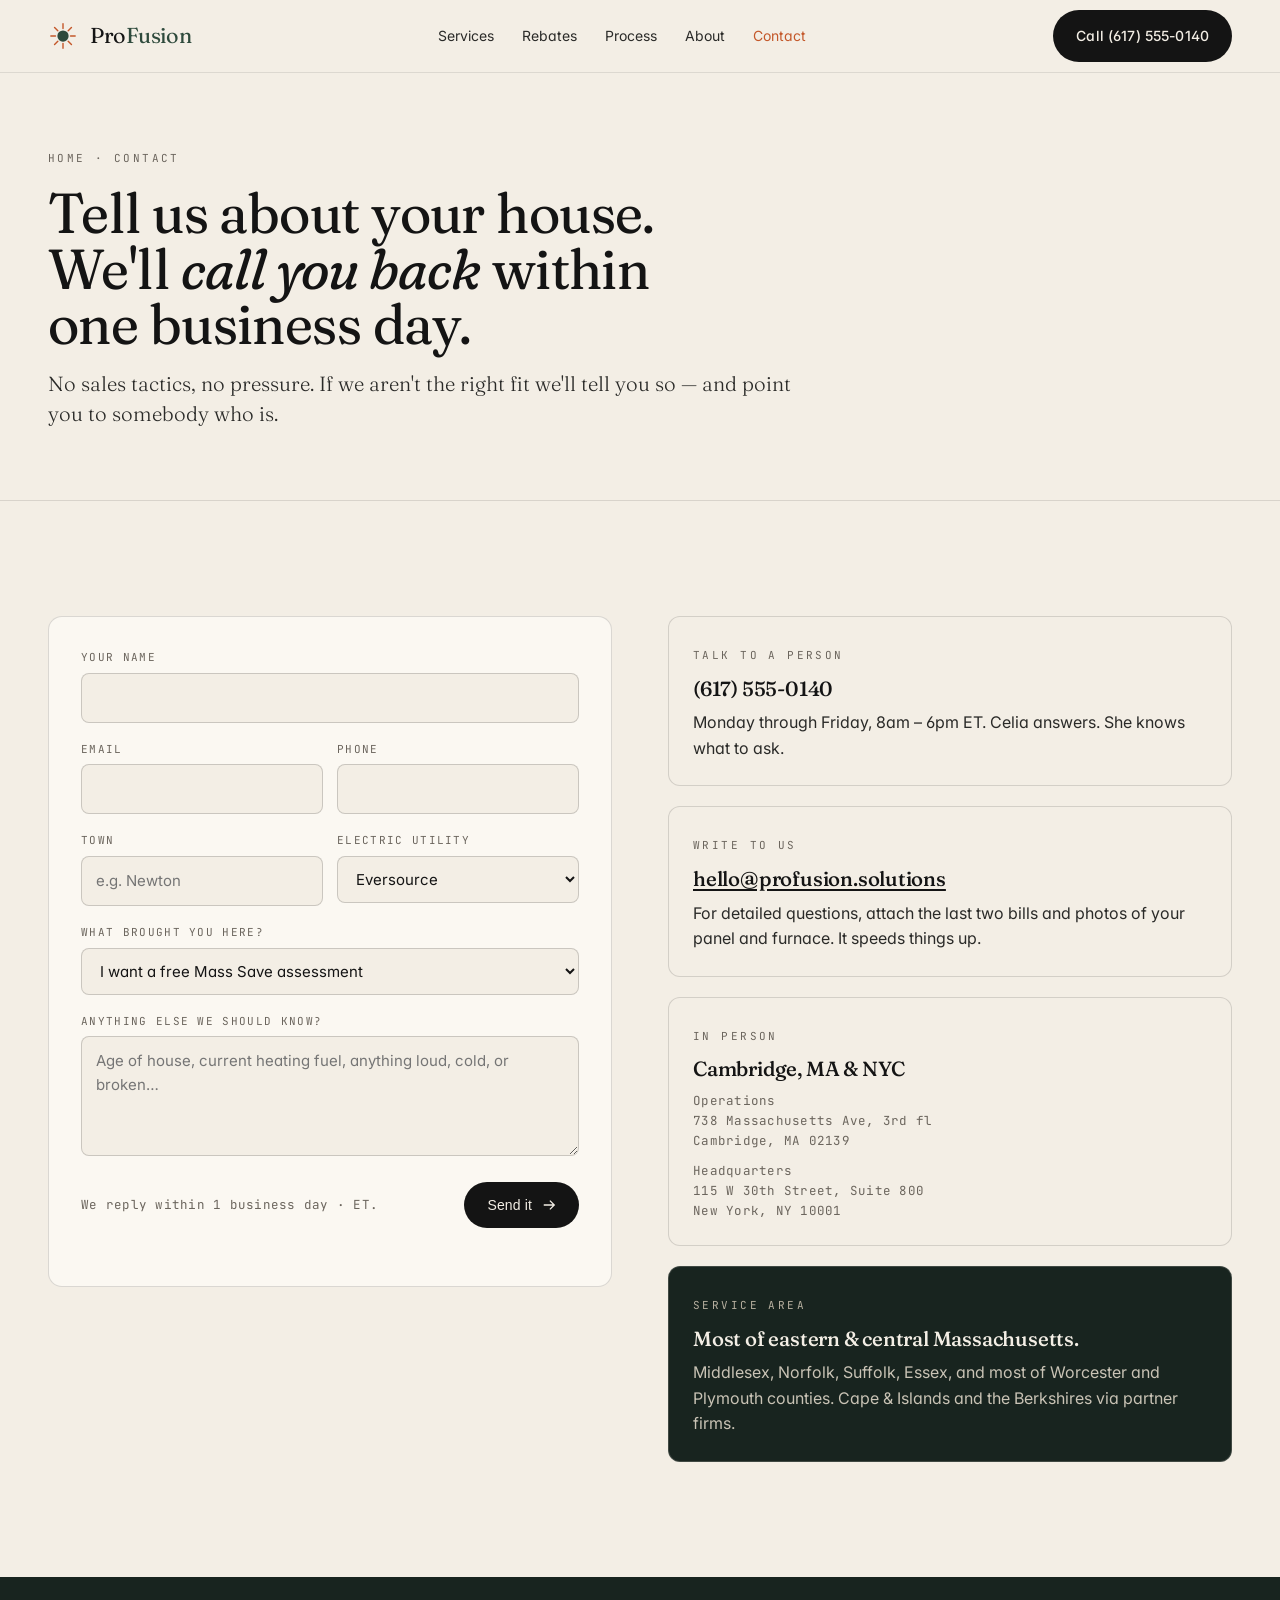
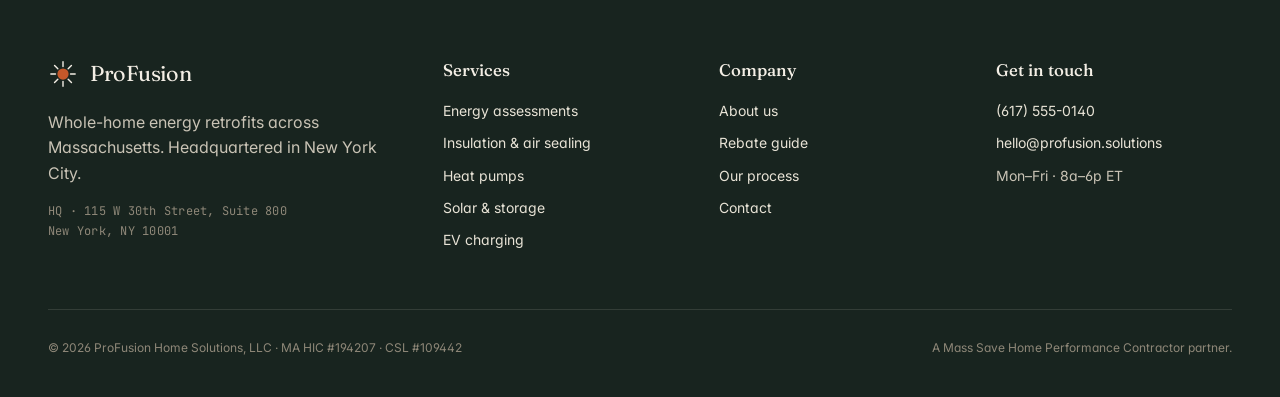
<file: contact.html>
<!doctype html>
<html lang="en">
<head>
<meta charset="utf-8" />
<meta name="viewport" content="width=device-width, initial-scale=1" />
<title>Contact — ProFusion Home Solutions</title>
<meta name="description" content="Book a free 30-minute call or schedule a no-cost Mass Save Home Energy Assessment." />
<link rel="preconnect" href="https://fonts.googleapis.com" />
<link rel="preconnect" href="https://fonts.gstatic.com" crossorigin />
<link href="https://fonts.googleapis.com/css2?family=Fraunces:ital,opsz,wght,SOFT,WONK@0,9..144,300..700,0..100,0..1;1,9..144,300..700,0..100,0..1&family=Inter:wght@300;400;500;600&family=JetBrains+Mono:wght@400;500&display=swap" rel="stylesheet" />
<link rel="stylesheet" href="assets/styles.css" />
</head>
<body>

<header class="nav">
  <div class="nav__inner">
    <a class="brand" href="index.html">
      <svg class="brand__mark" viewBox="0 0 32 32" aria-hidden="true"><circle cx="16" cy="16" r="6" fill="#2E4A3C"/><g stroke="#C4582A" stroke-width="1.5" stroke-linecap="round"><path d="M16 3v5"/><path d="M16 24v5"/><path d="M3 16h5"/><path d="M24 16h5"/><path d="M7 7l3.5 3.5"/><path d="M21.5 21.5L25 25"/><path d="M7 25l3.5-3.5"/><path d="M21.5 10.5L25 7"/></g></svg>
      <span class="brand__name">Pro<span>Fusion</span></span>
    </a>
    <nav class="nav__links" aria-label="Primary">
      <a href="services.html">Services</a>
      <a href="rebates.html">Rebates</a>
      <a href="index.html#process">Process</a>
      <a href="about.html">About</a>
      <a href="contact.html" class="is-current">Contact</a>
    </nav>
    <div class="nav__cta"><a class="btn btn--primary" href="tel:+16175550140">Call (617) 555-0140</a></div>
  </div>
</header>

<section class="page-head">
  <div class="wrap">
    <div class="page-head__meta"><span class="eyebrow"><a href="index.html">Home</a> · Contact</span></div>
    <h1>Tell us about your house. We'll <span class="ital">call you back</span> within one business day.</h1>
    <p class="lede">No sales tactics, no pressure. If we aren't the right fit we'll tell you so — and point you to somebody who is.</p>
  </div>
</section>

<section class="section">
  <div class="wrap">
    <div class="contact-grid">

      <!-- FORM -->
      <form class="form reveal" id="contactForm" novalidate onsubmit="return false;">
        <div class="field">
          <label for="name">Your name</label>
          <input id="name" name="name" type="text" autocomplete="name" required />
        </div>
        <div class="field-row">
          <div class="field">
            <label for="email">Email</label>
            <input id="email" name="email" type="email" autocomplete="email" required />
          </div>
          <div class="field">
            <label for="phone">Phone</label>
            <input id="phone" name="phone" type="tel" autocomplete="tel" />
          </div>
        </div>
        <div class="field-row">
          <div class="field">
            <label for="town">Town</label>
            <input id="town" name="town" type="text" placeholder="e.g. Newton" />
          </div>
          <div class="field">
            <label for="utility">Electric utility</label>
            <select id="utility" name="utility">
              <option>Eversource</option>
              <option>National Grid</option>
              <option>Unitil</option>
              <option>Cape Light Compact</option>
              <option>Municipal light (Concord, Belmont, etc.)</option>
              <option>Not sure</option>
            </select>
          </div>
        </div>
        <div class="field">
          <label for="interest">What brought you here?</label>
          <select id="interest" name="interest">
            <option>I want a free Mass Save assessment</option>
            <option>Heat pump — replacing furnace / AC</option>
            <option>Insulation &amp; air sealing</option>
            <option>Solar and/or battery</option>
            <option>Heat-pump water heater</option>
            <option>EV charger install</option>
            <option>Not sure yet — I want to talk</option>
          </select>
        </div>
        <div class="field">
          <label for="notes">Anything else we should know?</label>
          <textarea id="notes" name="notes" placeholder="Age of house, current heating fuel, anything loud, cold, or broken…"></textarea>
        </div>
        <div class="row" style="justify-content:space-between; align-items:center;">
          <span class="mono" style="color:var(--muted);">We reply within 1 business day · ET.</span>
          <button class="btn btn--primary" type="submit">Send it <svg class="btn__arrow" viewBox="0 0 16 16" fill="none" stroke="currentColor" stroke-width="1.5"><path d="M2 8h12M9 3l5 5-5 5"/></svg></button>
        </div>
        <div id="formStatus" class="mono" style="margin-top:8px;"></div>
      </form>

      <!-- RIGHT-HAND COLUMN -->
      <div class="contact-stack reveal">
        <div class="contact-card">
          <span class="eyebrow">Talk to a person</span>
          <h3 style="margin-top:10px;">(617) 555-0140</h3>
          <p>Monday through Friday, 8am – 6pm ET. Celia answers. She knows what to ask.</p>
        </div>
        <div class="contact-card">
          <span class="eyebrow">Write to us</span>
          <h3 style="margin-top:10px;"><a href="mailto:hello@profusion.solutions" style="color:var(--ink);">hello@profusion.solutions</a></h3>
          <p>For detailed questions, attach the last two bills and photos of your panel and furnace. It speeds things up.</p>
        </div>
        <div class="contact-card">
          <span class="eyebrow">In person</span>
          <h3 style="margin-top:10px;">Cambridge, MA &amp; NYC</h3>
          <p class="mono" style="font-size:12.5px; color:var(--muted); margin-bottom:10px;">Operations<br/>738 Massachusetts Ave, 3rd fl<br/>Cambridge, MA 02139</p>
          <p class="mono" style="font-size:12.5px; color:var(--muted);">Headquarters<br/>115 W 30th Street, Suite 800<br/>New York, NY 10001</p>
        </div>
        <div class="contact-card" style="background:var(--bg-dark); color:#E8E3D6; border-color:rgba(243,238,229,0.18);">
          <span class="eyebrow" style="color:#B7B0A0;">Service area</span>
          <h3 style="color:#F3EEE5; margin-top:10px;">Most of eastern &amp; central Massachusetts.</h3>
          <p style="color:#C9C3B5;">Middlesex, Norfolk, Suffolk, Essex, and most of Worcester and Plymouth counties. Cape &amp; Islands and the Berkshires via partner firms.</p>
        </div>
      </div>
    </div>
  </div>
</section>

<!-- FOOTER -->
<footer class="footer">
  <div class="wrap">
    <div class="footer__grid">
      <div>
        <div class="footer__brand">
          <svg class="brand__mark" viewBox="0 0 32 32" aria-hidden="true"><circle cx="16" cy="16" r="6" fill="#C4582A"/><g stroke="#F3EEE5" stroke-width="1.5" stroke-linecap="round"><path d="M16 3v5"/><path d="M16 24v5"/><path d="M3 16h5"/><path d="M24 16h5"/><path d="M7 7l3.5 3.5"/><path d="M21.5 21.5L25 25"/><path d="M7 25l3.5-3.5"/><path d="M21.5 10.5L25 7"/></g></svg>
          <span class="brand__name">ProFusion</span>
        </div>
        <p style="max-width:34ch; margin:0 0 16px;">Whole-home energy retrofits across Massachusetts. Headquartered in New York City.</p>
        <p class="mono" style="color:#8E8778; font-size:12px;">HQ · 115 W 30th Street, Suite 800<br/>New York, NY 10001</p>
      </div>
      <div>
        <h4>Services</h4>
        <ul>
          <li><a href="services.html#assessments">Energy assessments</a></li>
          <li><a href="services.html#insulation">Insulation &amp; air sealing</a></li>
          <li><a href="services.html#heat-pumps">Heat pumps</a></li>
          <li><a href="services.html#solar">Solar &amp; storage</a></li>
          <li><a href="services.html#ev">EV charging</a></li>
        </ul>
      </div>
      <div>
        <h4>Company</h4>
        <ul>
          <li><a href="about.html">About us</a></li>
          <li><a href="rebates.html">Rebate guide</a></li>
          <li><a href="index.html#process">Our process</a></li>
          <li><a href="contact.html">Contact</a></li>
        </ul>
      </div>
      <div>
        <h4>Get in touch</h4>
        <ul>
          <li><a href="tel:+16175550140">(617) 555-0140</a></li>
          <li><a href="mailto:hello@profusion.solutions">hello@profusion.solutions</a></li>
          <li>Mon–Fri · 8a–6p ET</li>
        </ul>
      </div>
    </div>
    <div class="footer__bottom">
      <span>© 2026 ProFusion Home Solutions, LLC · MA HIC #194207 · CSL #109442</span>
      <span>A Mass Save Home Performance Contractor partner.</span>
    </div>
  </div>
</footer>

<script src="assets/script.js" defer></script>
</body>
</html>
</file>
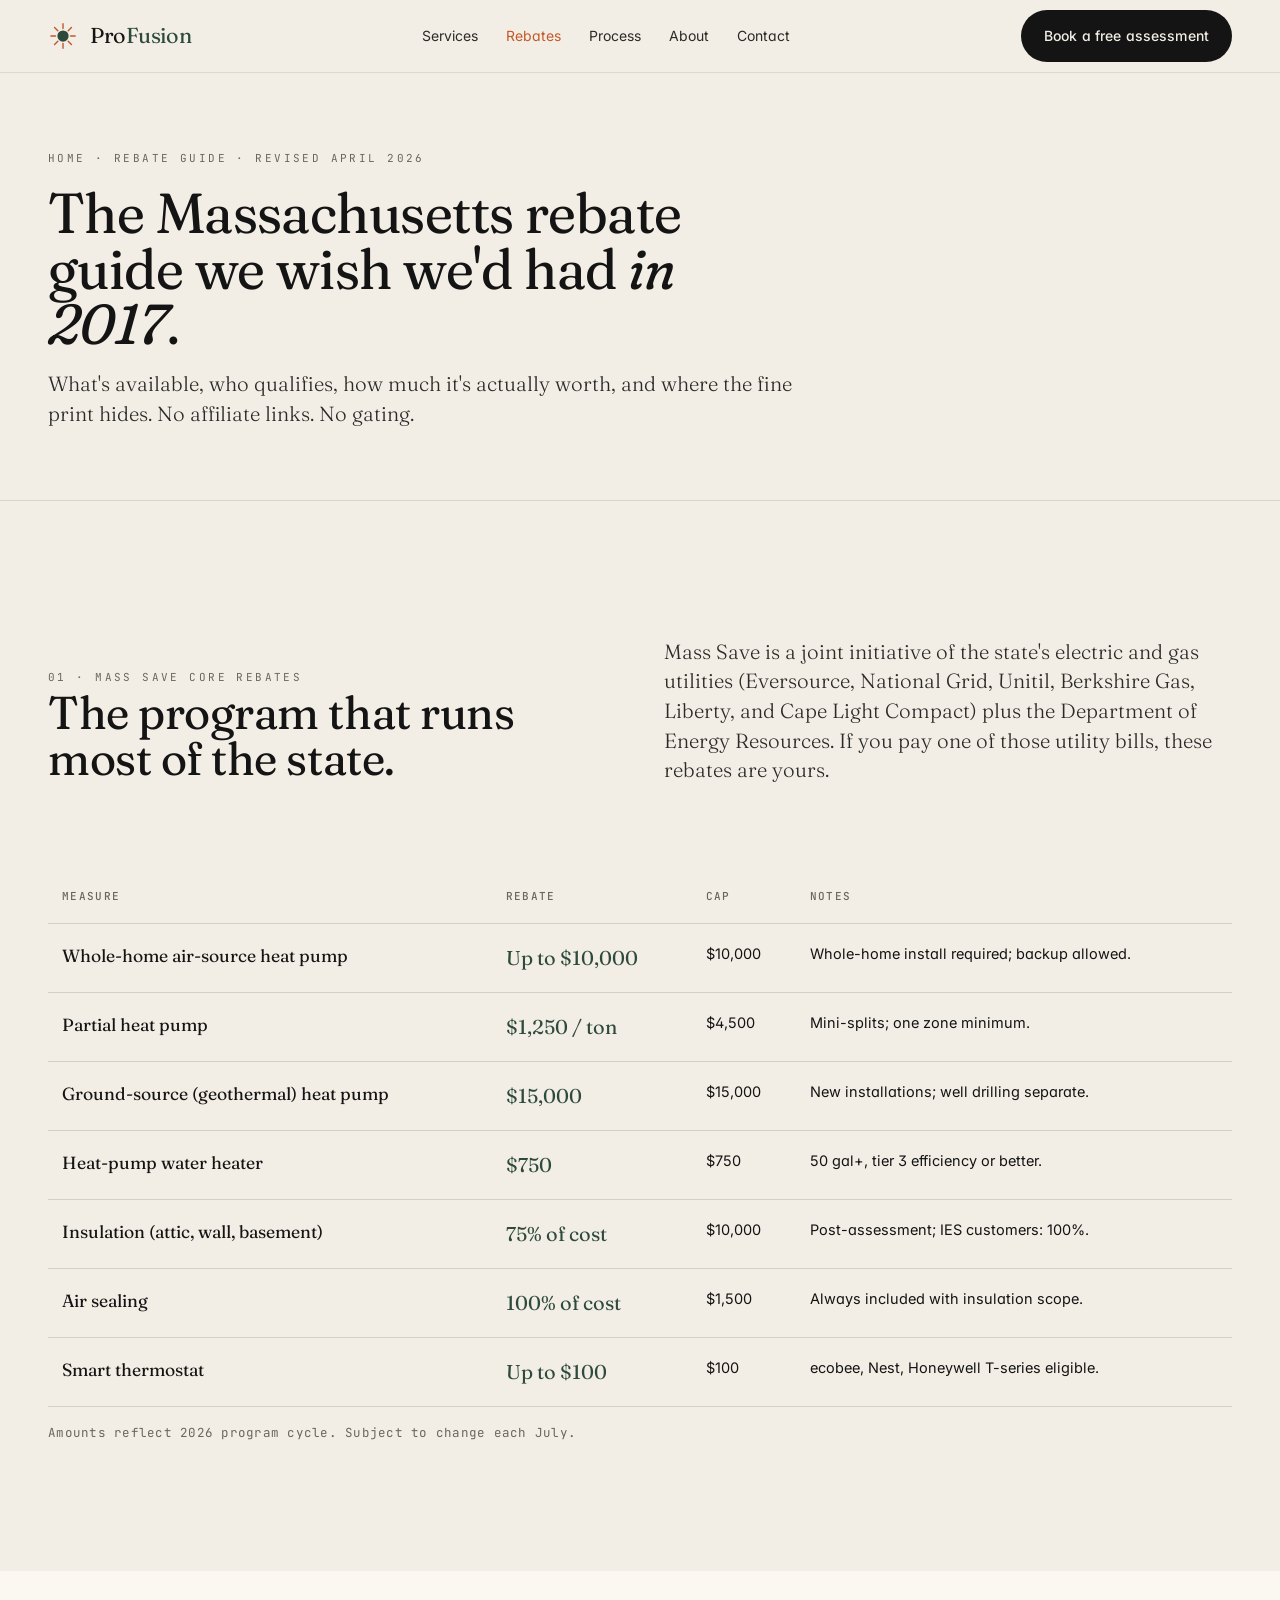
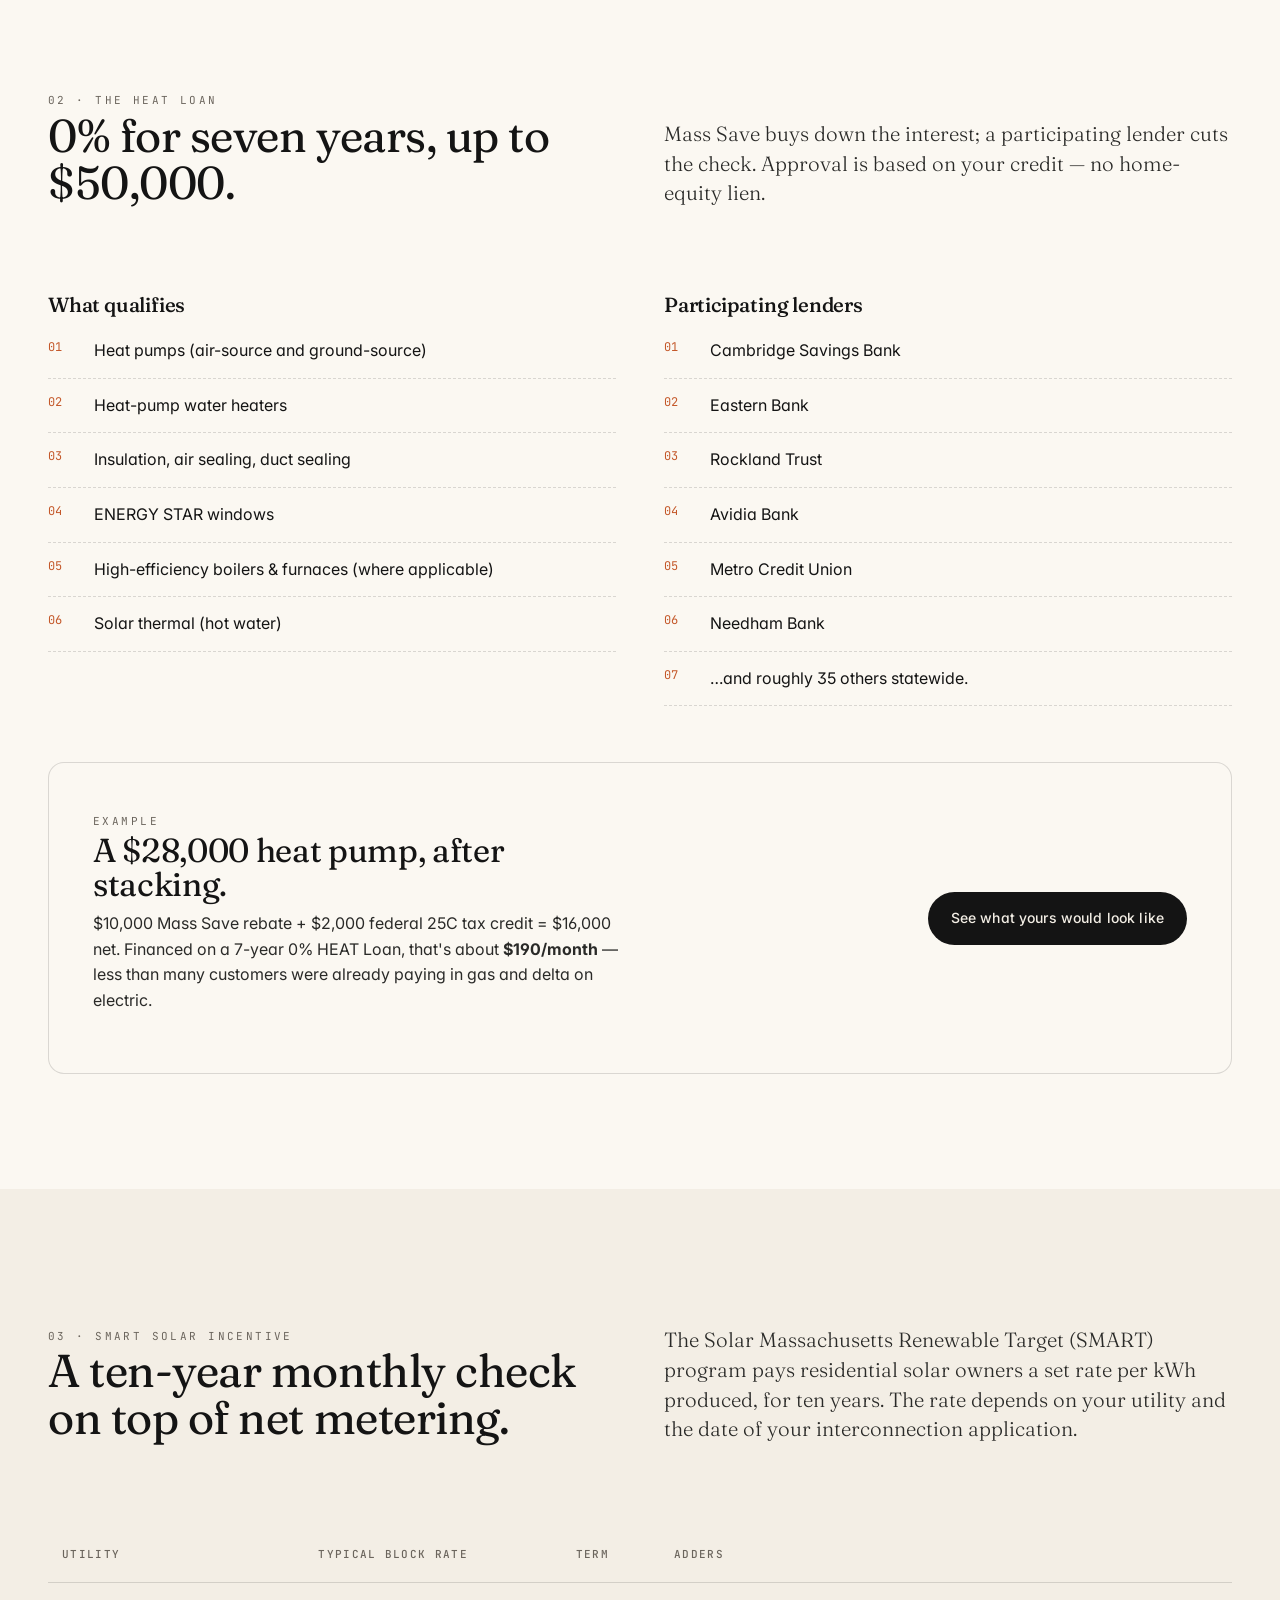
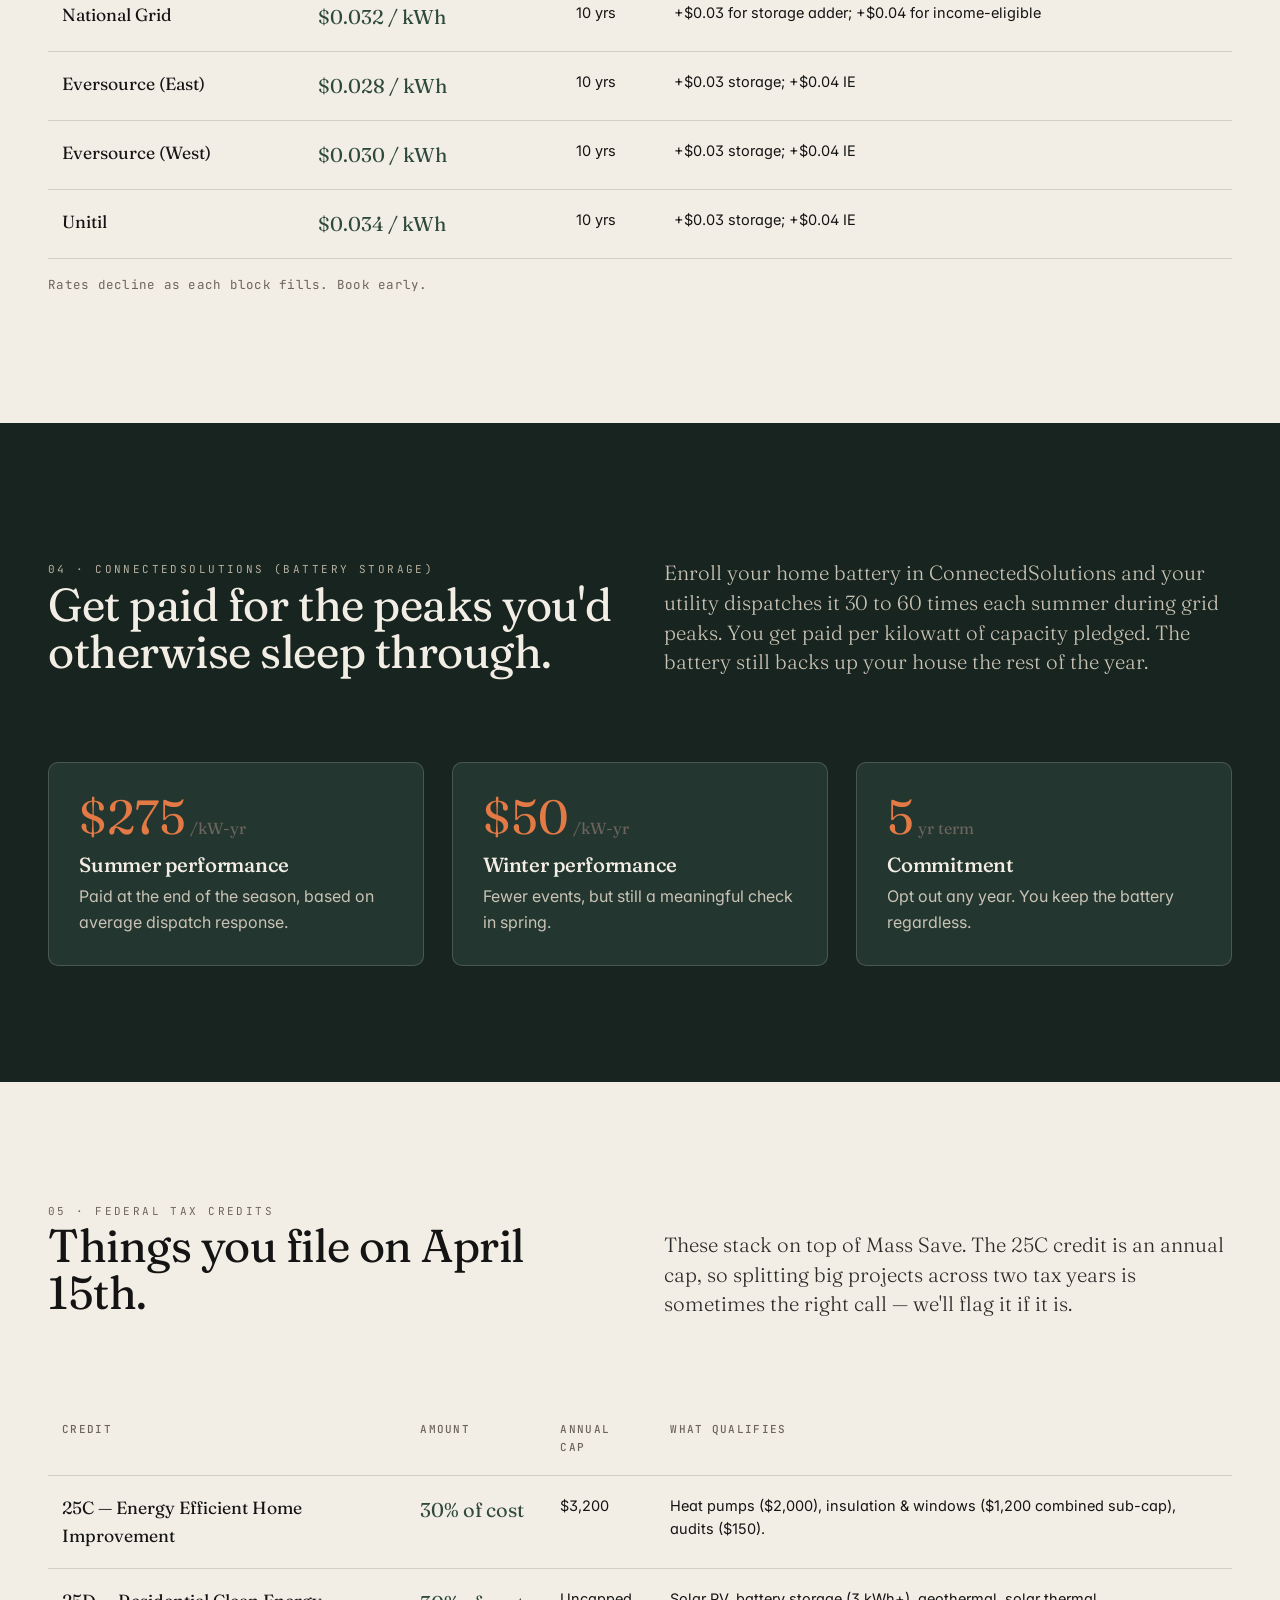
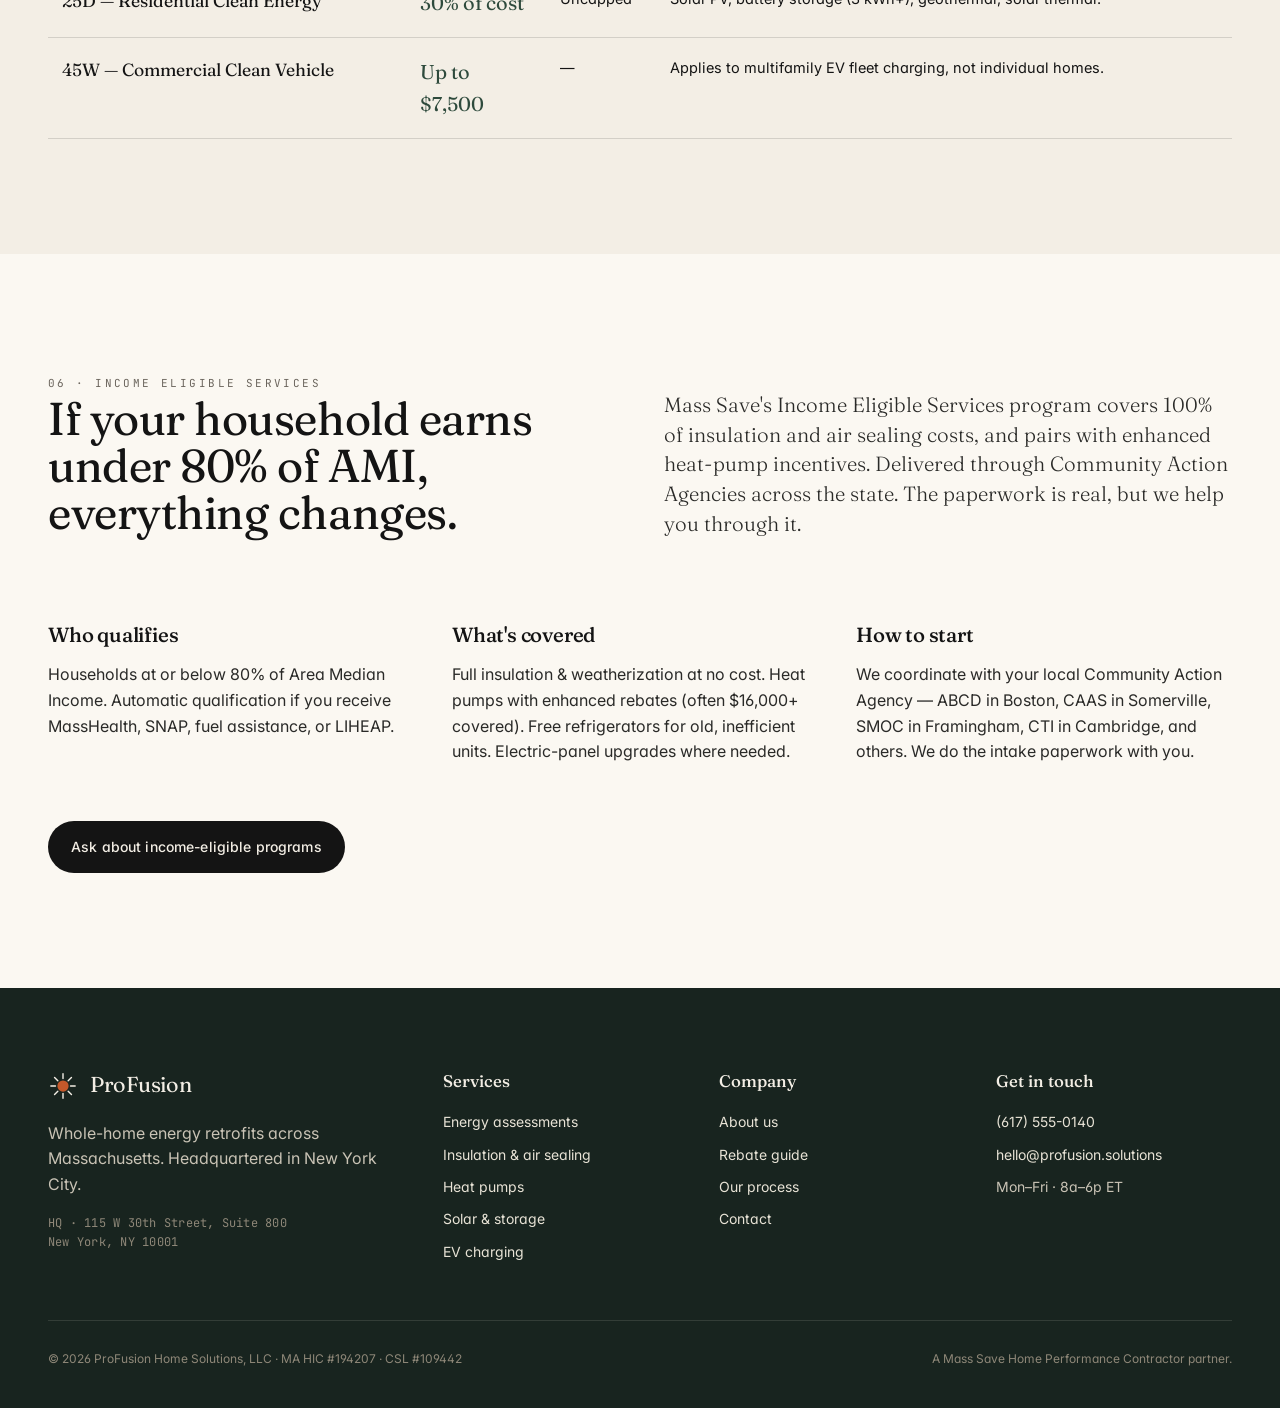
<file: rebates.html>
<!doctype html>
<html lang="en">
<head>
<meta charset="utf-8" />
<meta name="viewport" content="width=device-width, initial-scale=1" />
<title>Massachusetts rebate &amp; incentive guide — ProFusion Home Solutions</title>
<meta name="description" content="A plain-English guide to Mass Save rebates, the HEAT Loan, SMART solar, ConnectedSolutions, federal tax credits, and income-eligible programs." />
<link rel="preconnect" href="https://fonts.googleapis.com" />
<link rel="preconnect" href="https://fonts.gstatic.com" crossorigin />
<link href="https://fonts.googleapis.com/css2?family=Fraunces:ital,opsz,wght,SOFT,WONK@0,9..144,300..700,0..100,0..1;1,9..144,300..700,0..100,0..1&family=Inter:wght@300;400;500;600&family=JetBrains+Mono:wght@400;500&display=swap" rel="stylesheet" />
<link rel="stylesheet" href="assets/styles.css" />
</head>
<body>

<header class="nav">
  <div class="nav__inner">
    <a class="brand" href="index.html">
      <svg class="brand__mark" viewBox="0 0 32 32" aria-hidden="true"><circle cx="16" cy="16" r="6" fill="#2E4A3C"/><g stroke="#C4582A" stroke-width="1.5" stroke-linecap="round"><path d="M16 3v5"/><path d="M16 24v5"/><path d="M3 16h5"/><path d="M24 16h5"/><path d="M7 7l3.5 3.5"/><path d="M21.5 21.5L25 25"/><path d="M7 25l3.5-3.5"/><path d="M21.5 10.5L25 7"/></g></svg>
      <span class="brand__name">Pro<span>Fusion</span></span>
    </a>
    <nav class="nav__links" aria-label="Primary">
      <a href="services.html">Services</a>
      <a href="rebates.html" class="is-current">Rebates</a>
      <a href="index.html#process">Process</a>
      <a href="about.html">About</a>
      <a href="contact.html">Contact</a>
    </nav>
    <div class="nav__cta"><a class="btn btn--primary" href="contact.html">Book a free assessment</a></div>
  </div>
</header>

<section class="page-head">
  <div class="wrap">
    <div class="page-head__meta"><span class="eyebrow"><a href="index.html">Home</a> · Rebate guide · Revised April 2026</span></div>
    <h1>The Massachusetts rebate guide we wish we'd had <span class="ital">in 2017</span>.</h1>
    <p class="lede">What's available, who qualifies, how much it's actually worth, and where the fine print hides. No affiliate links. No gating.</p>
  </div>
</section>

<!-- MASS SAVE -->
<section class="section">
  <div class="wrap">
    <div class="section__head reveal">
      <div>
        <span class="eyebrow">01 · Mass Save core rebates</span>
        <h2>The program that runs most of the state.</h2>
      </div>
      <p class="lede">Mass Save is a joint initiative of the state's electric and gas utilities (Eversource, National Grid, Unitil, Berkshire Gas, Liberty, and Cape Light Compact) plus the Department of Energy Resources. If you pay one of those utility bills, these rebates are yours.</p>
    </div>

    <table class="rebate-table reveal">
      <thead>
        <tr>
          <th>Measure</th>
          <th>Rebate</th>
          <th>Cap</th>
          <th>Notes</th>
        </tr>
      </thead>
      <tbody>
        <tr>
          <td>Whole-home air-source heat pump</td>
          <td><span class="rebate-amount">Up to $10,000</span></td>
          <td>$10,000</td>
          <td>Whole-home install required; backup allowed.</td>
        </tr>
        <tr>
          <td>Partial heat pump</td>
          <td><span class="rebate-amount">$1,250 / ton</span></td>
          <td>$4,500</td>
          <td>Mini-splits; one zone minimum.</td>
        </tr>
        <tr>
          <td>Ground-source (geothermal) heat pump</td>
          <td><span class="rebate-amount">$15,000</span></td>
          <td>$15,000</td>
          <td>New installations; well drilling separate.</td>
        </tr>
        <tr>
          <td>Heat-pump water heater</td>
          <td><span class="rebate-amount">$750</span></td>
          <td>$750</td>
          <td>50 gal+, tier 3 efficiency or better.</td>
        </tr>
        <tr>
          <td>Insulation (attic, wall, basement)</td>
          <td><span class="rebate-amount">75% of cost</span></td>
          <td>$10,000</td>
          <td>Post-assessment; IES customers: 100%.</td>
        </tr>
        <tr>
          <td>Air sealing</td>
          <td><span class="rebate-amount">100% of cost</span></td>
          <td>$1,500</td>
          <td>Always included with insulation scope.</td>
        </tr>
        <tr>
          <td>Smart thermostat</td>
          <td><span class="rebate-amount">Up to $100</span></td>
          <td>$100</td>
          <td>ecobee, Nest, Honeywell T-series eligible.</td>
        </tr>
      </tbody>
    </table>
    <p class="mono" style="margin-top:16px; color:var(--muted);">Amounts reflect 2026 program cycle. Subject to change each July.</p>
  </div>
</section>

<!-- HEAT LOAN -->
<section class="section section--paper">
  <div class="wrap">
    <div class="section__head reveal">
      <div>
        <span class="eyebrow">02 · The HEAT Loan</span>
        <h2>0% for seven years, up to $50,000.</h2>
      </div>
      <p class="lede">Mass Save buys down the interest; a participating lender cuts the check. Approval is based on your credit — no home-equity lien.</p>
    </div>

    <div class="grid" style="grid-template-columns: 1fr 1fr; gap:48px;">
      <div>
        <h3>What qualifies</h3>
        <ul class="num-list">
          <li>Heat pumps (air-source and ground-source)</li>
          <li>Heat-pump water heaters</li>
          <li>Insulation, air sealing, duct sealing</li>
          <li>ENERGY STAR windows</li>
          <li>High-efficiency boilers &amp; furnaces (where applicable)</li>
          <li>Solar thermal (hot water)</li>
        </ul>
      </div>
      <div>
        <h3>Participating lenders</h3>
        <ul class="num-list">
          <li>Cambridge Savings Bank</li>
          <li>Eastern Bank</li>
          <li>Rockland Trust</li>
          <li>Avidia Bank</li>
          <li>Metro Credit Union</li>
          <li>Needham Bank</li>
          <li>…and roughly 35 others statewide.</li>
        </ul>
      </div>
    </div>

    <div class="cta-band reveal" style="margin-top:56px;">
      <div>
        <span class="eyebrow">Example</span>
        <h2>A $28,000 heat pump, after stacking.</h2>
        <p style="color:var(--ink-soft); margin-top:10px; max-width:54ch;">$10,000 Mass Save rebate + $2,000 federal 25C tax credit = $16,000 net. Financed on a 7-year 0% HEAT Loan, that's about <strong>$190/month</strong> — less than many customers were already paying in gas and delta on electric.</p>
      </div>
      <a class="btn btn--primary" href="contact.html">See what yours would look like</a>
    </div>
  </div>
</section>

<!-- SMART -->
<section class="section">
  <div class="wrap">
    <div class="section__head reveal">
      <div>
        <span class="eyebrow">03 · SMART solar incentive</span>
        <h2>A ten-year monthly check on top of net metering.</h2>
      </div>
      <p class="lede">The Solar Massachusetts Renewable Target (SMART) program pays residential solar owners a set rate per kWh produced, for ten years. The rate depends on your utility and the date of your interconnection application.</p>
    </div>
    <table class="rebate-table reveal">
      <thead>
        <tr><th>Utility</th><th>Typical block rate</th><th>Term</th><th>Adders</th></tr>
      </thead>
      <tbody>
        <tr><td>National Grid</td><td><span class="rebate-amount">$0.032 / kWh</span></td><td>10 yrs</td><td>+$0.03 for storage adder; +$0.04 for income-eligible</td></tr>
        <tr><td>Eversource (East)</td><td><span class="rebate-amount">$0.028 / kWh</span></td><td>10 yrs</td><td>+$0.03 storage; +$0.04 IE</td></tr>
        <tr><td>Eversource (West)</td><td><span class="rebate-amount">$0.030 / kWh</span></td><td>10 yrs</td><td>+$0.03 storage; +$0.04 IE</td></tr>
        <tr><td>Unitil</td><td><span class="rebate-amount">$0.034 / kWh</span></td><td>10 yrs</td><td>+$0.03 storage; +$0.04 IE</td></tr>
      </tbody>
    </table>
    <p class="mono" style="margin-top:16px; color:var(--muted);">Rates decline as each block fills. Book early.</p>
  </div>
</section>

<!-- CONNECTED SOLUTIONS -->
<section class="section section--dark">
  <div class="wrap">
    <div class="section__head reveal">
      <div>
        <span class="eyebrow">04 · ConnectedSolutions (battery storage)</span>
        <h2>Get paid for the peaks you'd otherwise sleep through.</h2>
      </div>
      <p class="lede" style="color:#C9C3B5;">Enroll your home battery in ConnectedSolutions and your utility dispatches it 30 to 60 times each summer during grid peaks. You get paid per kilowatt of capacity pledged. The battery still backs up your house the rest of the year.</p>
    </div>

    <div class="pillars reveal" style="margin-top:8px;">
      <div class="pillar" style="background:#243630; border-color:rgba(243,238,229,0.18); color:#E8E3D6;">
        <div class="pillar__num" style="color:#E37A45;">$275<small>/kW-yr</small></div>
        <h3 style="color:#F3EEE5;">Summer performance</h3>
        <p style="color:#C9C3B5;">Paid at the end of the season, based on average dispatch response.</p>
      </div>
      <div class="pillar" style="background:#243630; border-color:rgba(243,238,229,0.18); color:#E8E3D6;">
        <div class="pillar__num" style="color:#E37A45;">$50<small>/kW-yr</small></div>
        <h3 style="color:#F3EEE5;">Winter performance</h3>
        <p style="color:#C9C3B5;">Fewer events, but still a meaningful check in spring.</p>
      </div>
      <div class="pillar" style="background:#243630; border-color:rgba(243,238,229,0.18); color:#E8E3D6;">
        <div class="pillar__num" style="color:#E37A45;">5<small>yr term</small></div>
        <h3 style="color:#F3EEE5;">Commitment</h3>
        <p style="color:#C9C3B5;">Opt out any year. You keep the battery regardless.</p>
      </div>
    </div>
  </div>
</section>

<!-- FEDERAL -->
<section class="section">
  <div class="wrap">
    <div class="section__head reveal">
      <div>
        <span class="eyebrow">05 · Federal tax credits</span>
        <h2>Things you file on April 15th.</h2>
      </div>
      <p class="lede">These stack on top of Mass Save. The 25C credit is an annual cap, so splitting big projects across two tax years is sometimes the right call — we'll flag it if it is.</p>
    </div>
    <table class="rebate-table reveal">
      <thead>
        <tr><th>Credit</th><th>Amount</th><th>Annual cap</th><th>What qualifies</th></tr>
      </thead>
      <tbody>
        <tr><td>25C — Energy Efficient Home Improvement</td><td><span class="rebate-amount">30% of cost</span></td><td>$3,200</td><td>Heat pumps ($2,000), insulation &amp; windows ($1,200 combined sub-cap), audits ($150).</td></tr>
        <tr><td>25D — Residential Clean Energy</td><td><span class="rebate-amount">30% of cost</span></td><td>Uncapped</td><td>Solar PV, battery storage (3 kWh+), geothermal, solar thermal.</td></tr>
        <tr><td>45W — Commercial Clean Vehicle</td><td><span class="rebate-amount">Up to $7,500</span></td><td>—</td><td>Applies to multifamily EV fleet charging, not individual homes.</td></tr>
      </tbody>
    </table>
  </div>
</section>

<!-- INCOME ELIGIBLE -->
<section class="section section--paper">
  <div class="wrap">
    <div class="section__head reveal">
      <div>
        <span class="eyebrow">06 · Income Eligible Services</span>
        <h2>If your household earns under 80% of AMI, everything changes.</h2>
      </div>
      <p class="lede">Mass Save's Income Eligible Services program covers 100% of insulation and air sealing costs, and pairs with enhanced heat-pump incentives. Delivered through Community Action Agencies across the state. The paperwork is real, but we help you through it.</p>
    </div>

    <div class="grid" style="grid-template-columns: 1fr 1fr 1fr; gap:28px;">
      <div>
        <h3>Who qualifies</h3>
        <p style="color:var(--ink-soft);">Households at or below 80% of Area Median Income. Automatic qualification if you receive MassHealth, SNAP, fuel assistance, or LIHEAP.</p>
      </div>
      <div>
        <h3>What's covered</h3>
        <p style="color:var(--ink-soft);">Full insulation &amp; weatherization at no cost. Heat pumps with enhanced rebates (often $16,000+ covered). Free refrigerators for old, inefficient units. Electric-panel upgrades where needed.</p>
      </div>
      <div>
        <h3>How to start</h3>
        <p style="color:var(--ink-soft);">We coordinate with your local Community Action Agency — ABCD in Boston, CAAS in Somerville, SMOC in Framingham, CTI in Cambridge, and others. We do the intake paperwork with you.</p>
      </div>
    </div>

    <a class="btn btn--primary" href="contact.html" style="margin-top:40px;">Ask about income-eligible programs</a>
  </div>
</section>

<!-- FOOTER -->
<footer class="footer">
  <div class="wrap">
    <div class="footer__grid">
      <div>
        <div class="footer__brand">
          <svg class="brand__mark" viewBox="0 0 32 32" aria-hidden="true"><circle cx="16" cy="16" r="6" fill="#C4582A"/><g stroke="#F3EEE5" stroke-width="1.5" stroke-linecap="round"><path d="M16 3v5"/><path d="M16 24v5"/><path d="M3 16h5"/><path d="M24 16h5"/><path d="M7 7l3.5 3.5"/><path d="M21.5 21.5L25 25"/><path d="M7 25l3.5-3.5"/><path d="M21.5 10.5L25 7"/></g></svg>
          <span class="brand__name">ProFusion</span>
        </div>
        <p style="max-width:34ch; margin:0 0 16px;">Whole-home energy retrofits across Massachusetts. Headquartered in New York City.</p>
        <p class="mono" style="color:#8E8778; font-size:12px;">HQ · 115 W 30th Street, Suite 800<br/>New York, NY 10001</p>
      </div>
      <div>
        <h4>Services</h4>
        <ul>
          <li><a href="services.html#assessments">Energy assessments</a></li>
          <li><a href="services.html#insulation">Insulation &amp; air sealing</a></li>
          <li><a href="services.html#heat-pumps">Heat pumps</a></li>
          <li><a href="services.html#solar">Solar &amp; storage</a></li>
          <li><a href="services.html#ev">EV charging</a></li>
        </ul>
      </div>
      <div>
        <h4>Company</h4>
        <ul>
          <li><a href="about.html">About us</a></li>
          <li><a href="rebates.html">Rebate guide</a></li>
          <li><a href="index.html#process">Our process</a></li>
          <li><a href="contact.html">Contact</a></li>
        </ul>
      </div>
      <div>
        <h4>Get in touch</h4>
        <ul>
          <li><a href="tel:+16175550140">(617) 555-0140</a></li>
          <li><a href="mailto:hello@profusion.solutions">hello@profusion.solutions</a></li>
          <li>Mon–Fri · 8a–6p ET</li>
        </ul>
      </div>
    </div>
    <div class="footer__bottom">
      <span>© 2026 ProFusion Home Solutions, LLC · MA HIC #194207 · CSL #109442</span>
      <span>A Mass Save Home Performance Contractor partner.</span>
    </div>
  </div>
</footer>

<script src="assets/script.js" defer></script>
</body>
</html>
</file>
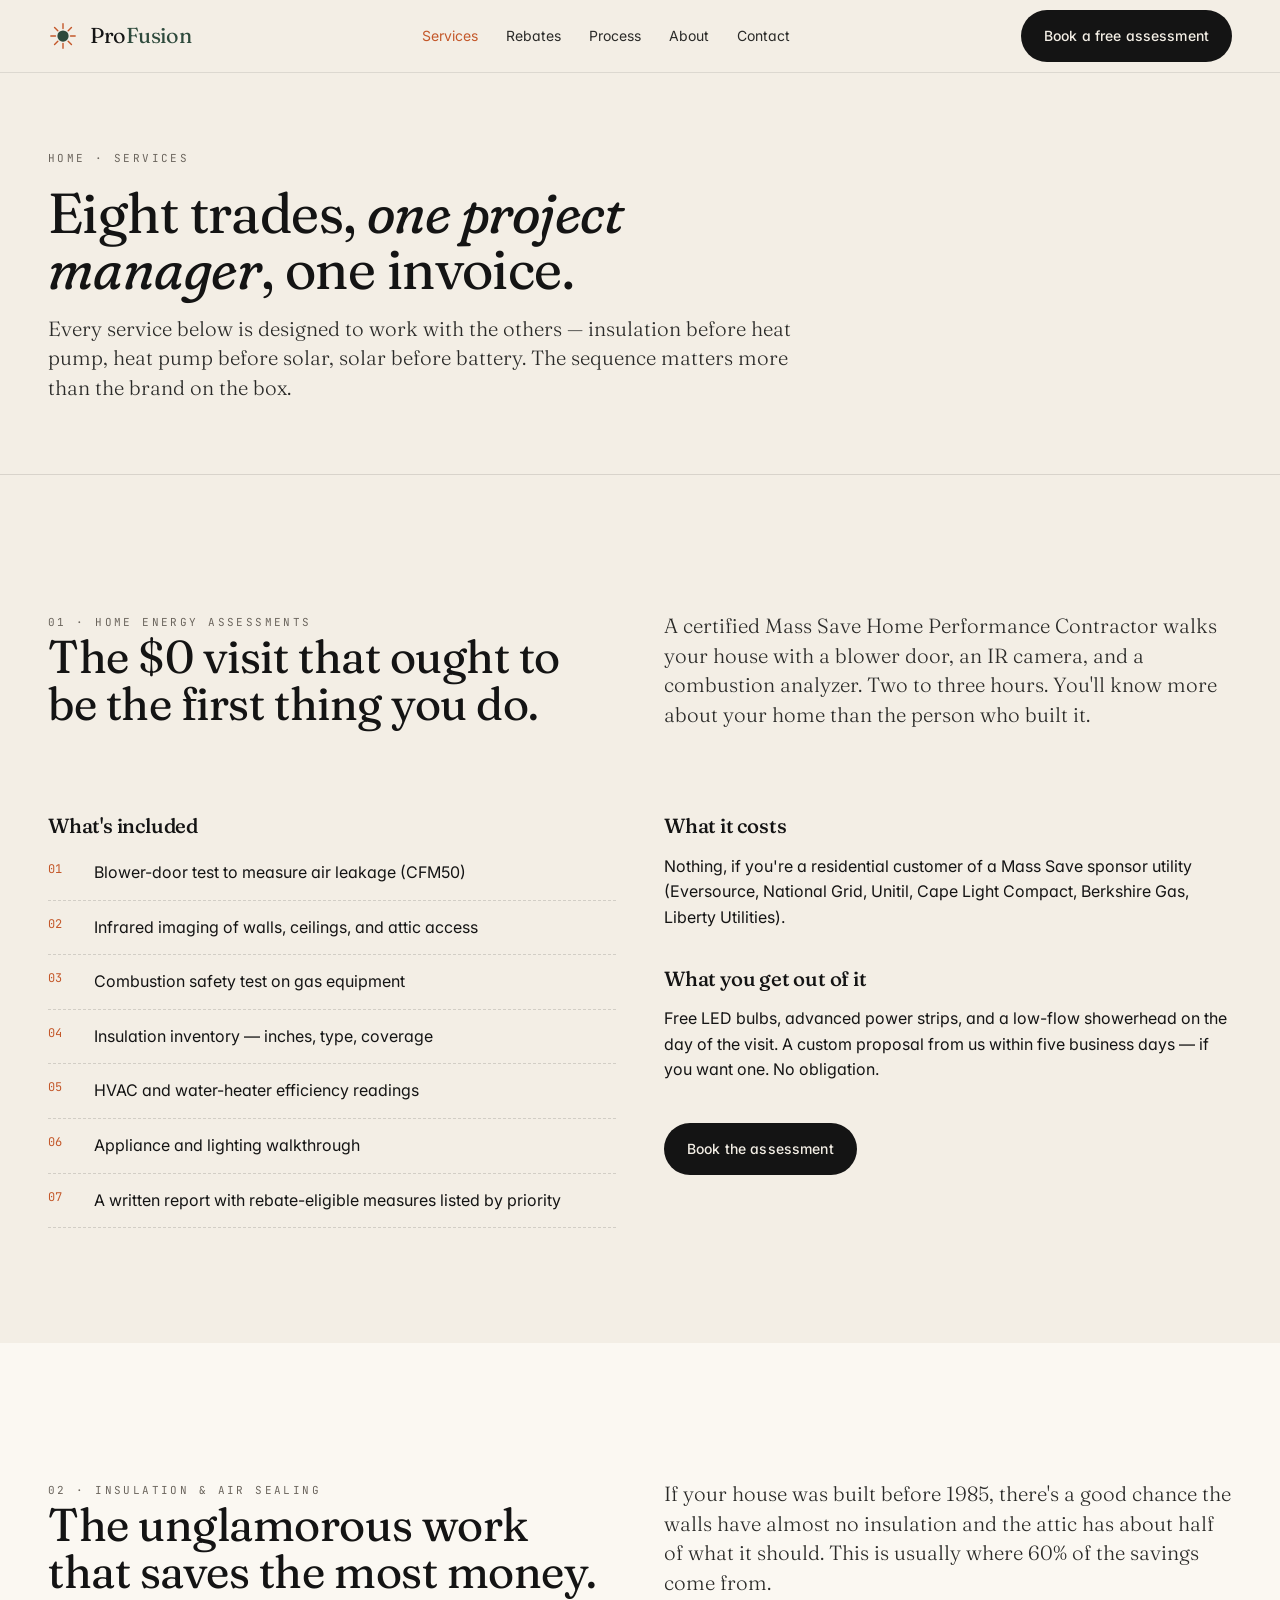
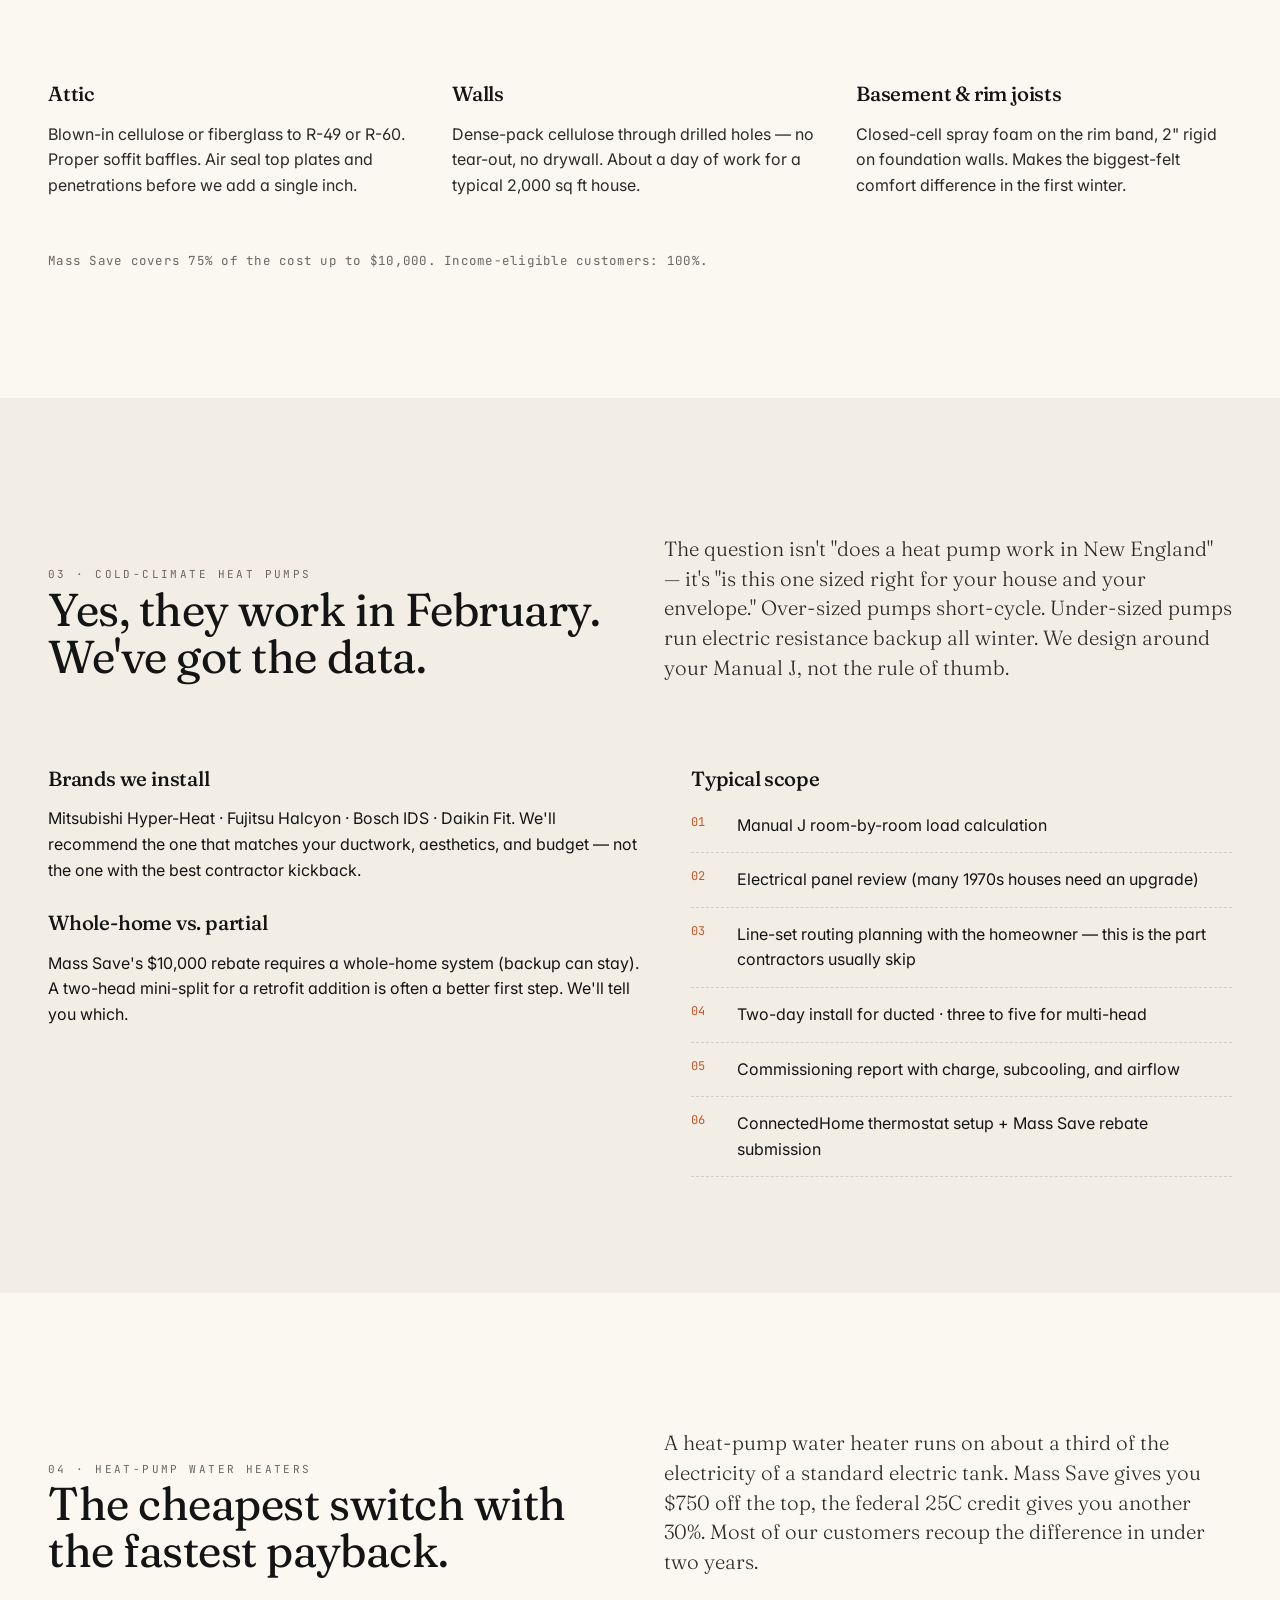
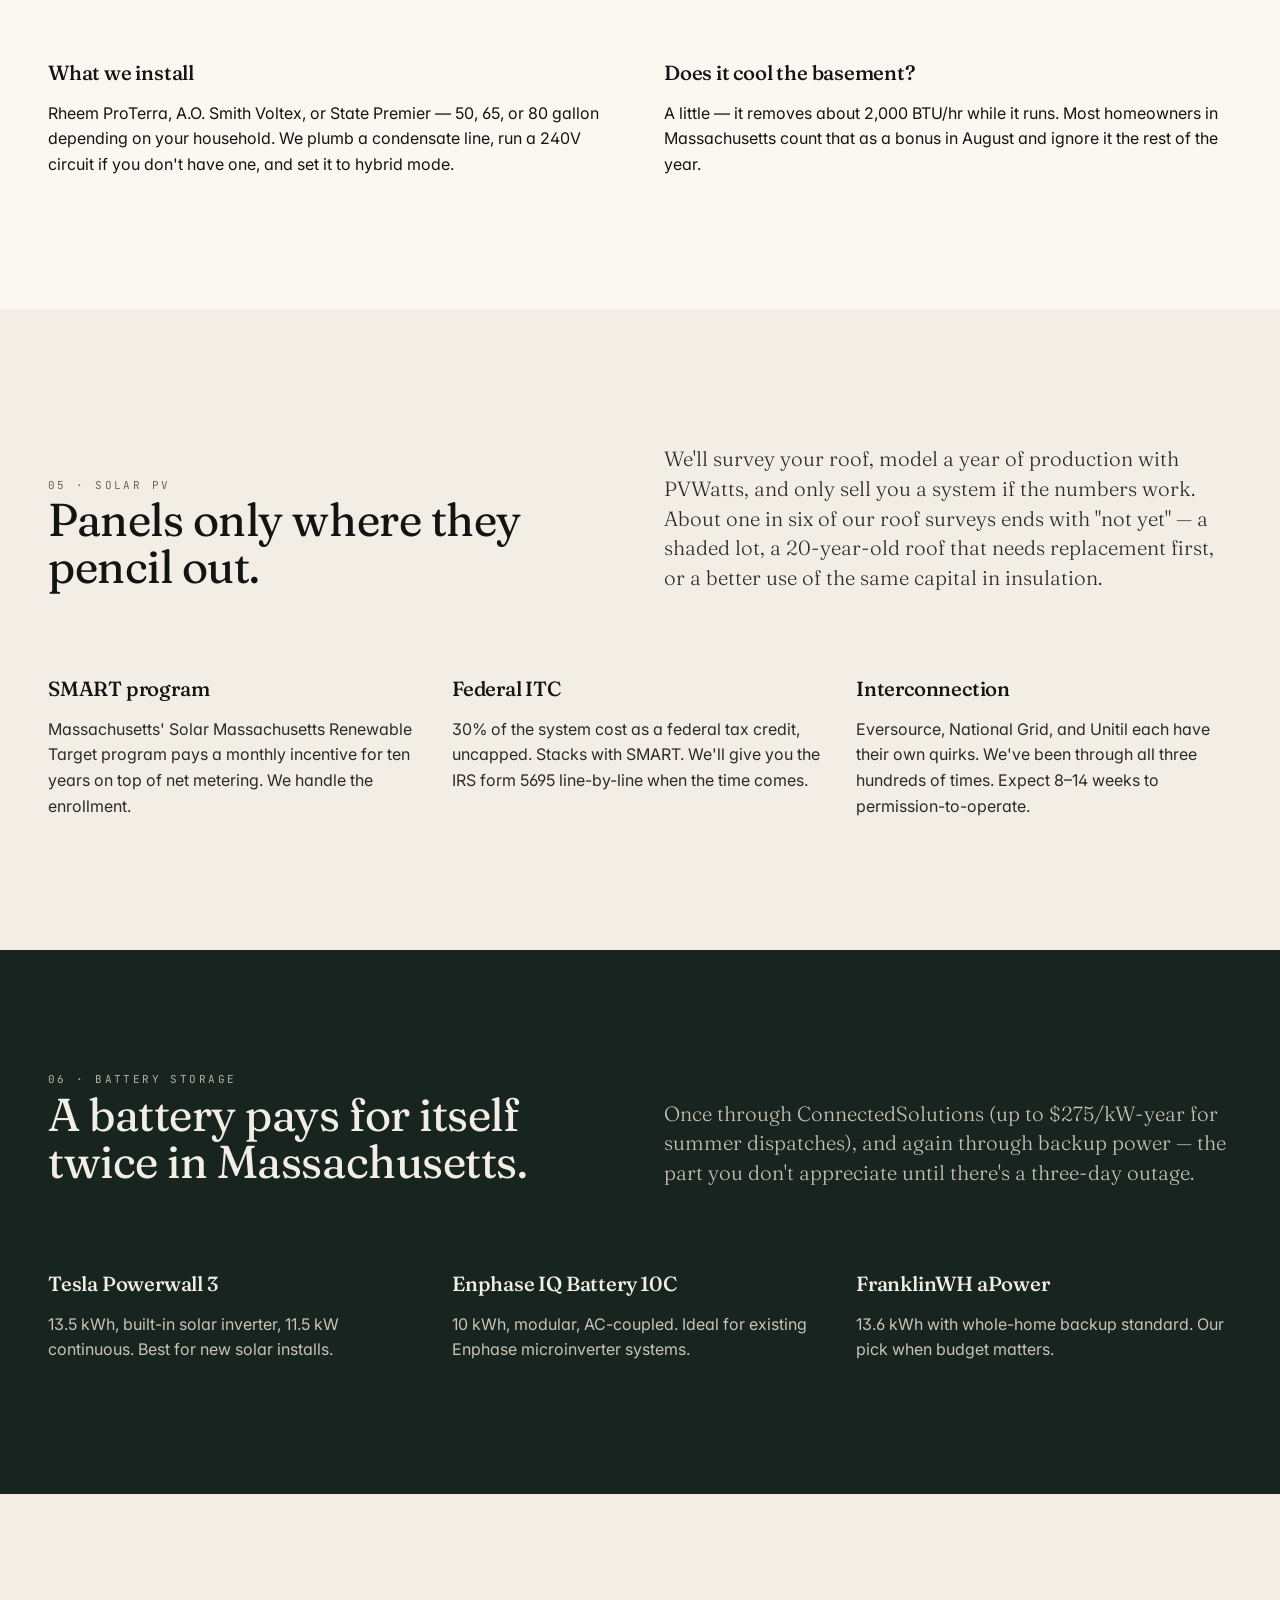
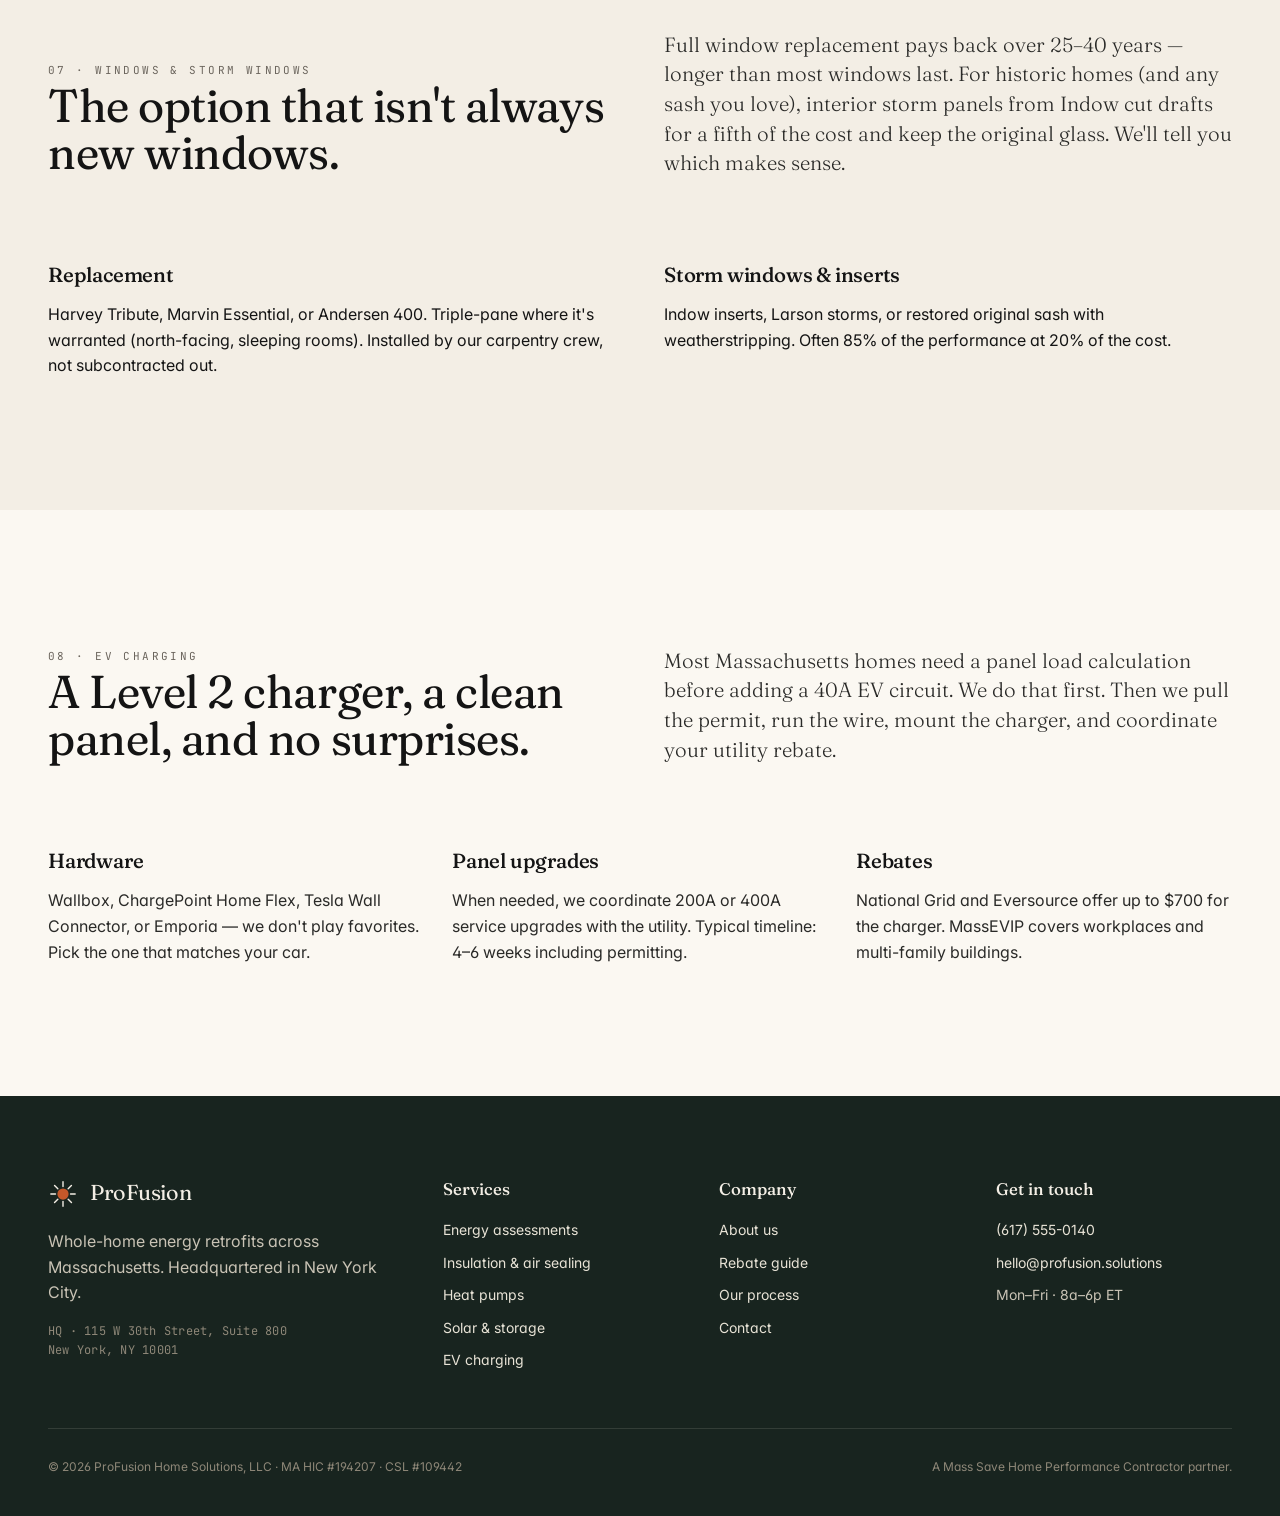
<file: services.html>
<!doctype html>
<html lang="en">
<head>
<meta charset="utf-8" />
<meta name="viewport" content="width=device-width, initial-scale=1" />
<title>Services — ProFusion Home Solutions</title>
<meta name="description" content="Home energy assessments, insulation, heat pumps, solar, battery storage, windows, and EV charging — across Massachusetts." />
<link rel="preconnect" href="https://fonts.googleapis.com" />
<link rel="preconnect" href="https://fonts.gstatic.com" crossorigin />
<link href="https://fonts.googleapis.com/css2?family=Fraunces:ital,opsz,wght,SOFT,WONK@0,9..144,300..700,0..100,0..1;1,9..144,300..700,0..100,0..1&family=Inter:wght@300;400;500;600&family=JetBrains+Mono:wght@400;500&display=swap" rel="stylesheet" />
<link rel="stylesheet" href="assets/styles.css" />
</head>
<body>

<header class="nav">
  <div class="nav__inner">
    <a class="brand" href="index.html">
      <svg class="brand__mark" viewBox="0 0 32 32" aria-hidden="true"><circle cx="16" cy="16" r="6" fill="#2E4A3C"/><g stroke="#C4582A" stroke-width="1.5" stroke-linecap="round"><path d="M16 3v5"/><path d="M16 24v5"/><path d="M3 16h5"/><path d="M24 16h5"/><path d="M7 7l3.5 3.5"/><path d="M21.5 21.5L25 25"/><path d="M7 25l3.5-3.5"/><path d="M21.5 10.5L25 7"/></g></svg>
      <span class="brand__name">Pro<span>Fusion</span></span>
    </a>
    <nav class="nav__links" aria-label="Primary">
      <a href="services.html" class="is-current">Services</a>
      <a href="rebates.html">Rebates</a>
      <a href="index.html#process">Process</a>
      <a href="about.html">About</a>
      <a href="contact.html">Contact</a>
    </nav>
    <div class="nav__cta"><a class="btn btn--primary" href="contact.html">Book a free assessment</a></div>
  </div>
</header>

<!-- PAGE HEAD -->
<section class="page-head">
  <div class="wrap">
    <div class="page-head__meta"><span class="eyebrow"><a href="index.html">Home</a> · Services</span></div>
    <h1>Eight trades, <span class="ital">one project manager</span>, one invoice.</h1>
    <p class="lede">Every service below is designed to work with the others — insulation before heat pump, heat pump before solar, solar before battery. The sequence matters more than the brand on the box.</p>
  </div>
</section>

<!-- ASSESSMENTS -->
<section class="section" id="assessments">
  <div class="wrap">
    <div class="section__head reveal">
      <div>
        <span class="eyebrow">01 · Home energy assessments</span>
        <h2>The $0 visit that ought to be the first thing you do.</h2>
      </div>
      <p class="lede">A certified Mass Save Home Performance Contractor walks your house with a blower door, an IR camera, and a combustion analyzer. Two to three hours. You'll know more about your home than the person who built it.</p>
    </div>
    <div class="grid" style="grid-template-columns: 1fr 1fr; gap:48px;">
      <div>
        <h3>What's included</h3>
        <ul class="num-list">
          <li>Blower-door test to measure air leakage (CFM50)</li>
          <li>Infrared imaging of walls, ceilings, and attic access</li>
          <li>Combustion safety test on gas equipment</li>
          <li>Insulation inventory — inches, type, coverage</li>
          <li>HVAC and water-heater efficiency readings</li>
          <li>Appliance and lighting walkthrough</li>
          <li>A written report with rebate-eligible measures listed by priority</li>
        </ul>
      </div>
      <div>
        <h3>What it costs</h3>
        <p>Nothing, if you're a residential customer of a Mass Save sponsor utility (Eversource, National Grid, Unitil, Cape Light Compact, Berkshire Gas, Liberty Utilities).</p>
        <h3 style="margin-top:36px;">What you get out of it</h3>
        <p>Free LED bulbs, advanced power strips, and a low-flow showerhead on the day of the visit. A custom proposal from us within five business days — if you want one. No obligation.</p>
        <a class="btn btn--primary" href="contact.html" style="margin-top:24px;">Book the assessment</a>
      </div>
    </div>
  </div>
</section>

<!-- INSULATION -->
<section class="section section--paper" id="insulation">
  <div class="wrap">
    <div class="section__head reveal">
      <div>
        <span class="eyebrow">02 · Insulation &amp; air sealing</span>
        <h2>The unglamorous work that saves the most money.</h2>
      </div>
      <p class="lede">If your house was built before 1985, there's a good chance the walls have almost no insulation and the attic has about half of what it should. This is usually where 60% of the savings come from.</p>
    </div>
    <div class="grid" style="grid-template-columns: 1fr 1fr 1fr; gap:28px;">
      <div>
        <h3>Attic</h3>
        <p style="color:var(--ink-soft);">Blown-in cellulose or fiberglass to R-49 or R-60. Proper soffit baffles. Air seal top plates and penetrations before we add a single inch.</p>
      </div>
      <div>
        <h3>Walls</h3>
        <p style="color:var(--ink-soft);">Dense-pack cellulose through drilled holes — no tear-out, no drywall. About a day of work for a typical 2,000 sq ft house.</p>
      </div>
      <div>
        <h3>Basement &amp; rim joists</h3>
        <p style="color:var(--ink-soft);">Closed-cell spray foam on the rim band, 2" rigid on foundation walls. Makes the biggest-felt comfort difference in the first winter.</p>
      </div>
    </div>
    <p class="mono" style="margin-top:36px; color:var(--muted);">Mass Save covers 75% of the cost up to $10,000. Income-eligible customers: 100%.</p>
  </div>
</section>

<!-- HEAT PUMPS -->
<section class="section" id="heat-pumps">
  <div class="wrap">
    <div class="section__head reveal">
      <div>
        <span class="eyebrow">03 · Cold-climate heat pumps</span>
        <h2>Yes, they work in February. We've got the data.</h2>
      </div>
      <p class="lede">The question isn't "does a heat pump work in New England" — it's "is this one sized right for your house and your envelope." Over-sized pumps short-cycle. Under-sized pumps run electric resistance backup all winter. We design around your Manual J, not the rule of thumb.</p>
    </div>
    <div class="grid" style="grid-template-columns: 1.1fr 1fr; gap:48px;">
      <div>
        <h3>Brands we install</h3>
        <p>Mitsubishi Hyper-Heat · Fujitsu Halcyon · Bosch IDS · Daikin Fit. We'll recommend the one that matches your ductwork, aesthetics, and budget — not the one with the best contractor kickback.</p>

        <h3 style="margin-top:28px;">Whole-home vs. partial</h3>
        <p>Mass Save's $10,000 rebate requires a whole-home system (backup can stay). A two-head mini-split for a retrofit addition is often a better first step. We'll tell you which.</p>
      </div>
      <div>
        <h3>Typical scope</h3>
        <ul class="num-list">
          <li>Manual J room-by-room load calculation</li>
          <li>Electrical panel review (many 1970s houses need an upgrade)</li>
          <li>Line-set routing planning with the homeowner — this is the part contractors usually skip</li>
          <li>Two-day install for ducted · three to five for multi-head</li>
          <li>Commissioning report with charge, subcooling, and airflow</li>
          <li>ConnectedHome thermostat setup + Mass Save rebate submission</li>
        </ul>
      </div>
    </div>
  </div>
</section>

<!-- WATER HEATERS -->
<section class="section section--paper" id="water">
  <div class="wrap">
    <div class="section__head reveal">
      <div>
        <span class="eyebrow">04 · Heat-pump water heaters</span>
        <h2>The cheapest switch with the fastest payback.</h2>
      </div>
      <p class="lede">A heat-pump water heater runs on about a third of the electricity of a standard electric tank. Mass Save gives you $750 off the top, the federal 25C credit gives you another 30%. Most of our customers recoup the difference in under two years.</p>
    </div>
    <div class="grid" style="grid-template-columns: 1fr 1fr; gap:48px;">
      <div>
        <h3>What we install</h3>
        <p>Rheem ProTerra, A.O. Smith Voltex, or State Premier — 50, 65, or 80 gallon depending on your household. We plumb a condensate line, run a 240V circuit if you don't have one, and set it to hybrid mode.</p>
      </div>
      <div>
        <h3>Does it cool the basement?</h3>
        <p>A little — it removes about 2,000 BTU/hr while it runs. Most homeowners in Massachusetts count that as a bonus in August and ignore it the rest of the year.</p>
      </div>
    </div>
  </div>
</section>

<!-- SOLAR -->
<section class="section" id="solar">
  <div class="wrap">
    <div class="section__head reveal">
      <div>
        <span class="eyebrow">05 · Solar PV</span>
        <h2>Panels only where they pencil out.</h2>
      </div>
      <p class="lede">We'll survey your roof, model a year of production with PVWatts, and only sell you a system if the numbers work. About one in six of our roof surveys ends with "not yet" — a shaded lot, a 20-year-old roof that needs replacement first, or a better use of the same capital in insulation.</p>
    </div>
    <div class="grid" style="grid-template-columns: repeat(3, 1fr); gap:28px;">
      <div>
        <h3>SMART program</h3>
        <p style="color:var(--ink-soft);">Massachusetts' Solar Massachusetts Renewable Target program pays a monthly incentive for ten years on top of net metering. We handle the enrollment.</p>
      </div>
      <div>
        <h3>Federal ITC</h3>
        <p style="color:var(--ink-soft);">30% of the system cost as a federal tax credit, uncapped. Stacks with SMART. We'll give you the IRS form 5695 line-by-line when the time comes.</p>
      </div>
      <div>
        <h3>Interconnection</h3>
        <p style="color:var(--ink-soft);">Eversource, National Grid, and Unitil each have their own quirks. We've been through all three hundreds of times. Expect 8–14 weeks to permission-to-operate.</p>
      </div>
    </div>
  </div>
</section>

<!-- BATTERY -->
<section class="section section--dark" id="battery">
  <div class="wrap">
    <div class="section__head reveal">
      <div>
        <span class="eyebrow">06 · Battery storage</span>
        <h2>A battery pays for itself twice in Massachusetts.</h2>
      </div>
      <p class="lede" style="color:#C9C3B5;">Once through ConnectedSolutions (up to $275/kW-year for summer dispatches), and again through backup power — the part you don't appreciate until there's a three-day outage.</p>
    </div>
    <div class="grid" style="grid-template-columns: 1fr 1fr 1fr; gap:28px;">
      <div>
        <h3>Tesla Powerwall 3</h3>
        <p style="color:#C9C3B5;">13.5 kWh, built-in solar inverter, 11.5 kW continuous. Best for new solar installs.</p>
      </div>
      <div>
        <h3>Enphase IQ Battery 10C</h3>
        <p style="color:#C9C3B5;">10 kWh, modular, AC-coupled. Ideal for existing Enphase microinverter systems.</p>
      </div>
      <div>
        <h3>FranklinWH aPower</h3>
        <p style="color:#C9C3B5;">13.6 kWh with whole-home backup standard. Our pick when budget matters.</p>
      </div>
    </div>
  </div>
</section>

<!-- WINDOWS -->
<section class="section" id="windows">
  <div class="wrap">
    <div class="section__head reveal">
      <div>
        <span class="eyebrow">07 · Windows &amp; storm windows</span>
        <h2>The option that isn't always new windows.</h2>
      </div>
      <p class="lede">Full window replacement pays back over 25–40 years — longer than most windows last. For historic homes (and any sash you love), interior storm panels from Indow cut drafts for a fifth of the cost and keep the original glass. We'll tell you which makes sense.</p>
    </div>
    <div class="grid" style="grid-template-columns: 1fr 1fr; gap:48px;">
      <div>
        <h3>Replacement</h3>
        <p>Harvey Tribute, Marvin Essential, or Andersen 400. Triple-pane where it's warranted (north-facing, sleeping rooms). Installed by our carpentry crew, not subcontracted out.</p>
      </div>
      <div>
        <h3>Storm windows &amp; inserts</h3>
        <p>Indow inserts, Larson storms, or restored original sash with weatherstripping. Often 85% of the performance at 20% of the cost.</p>
      </div>
    </div>
  </div>
</section>

<!-- EV -->
<section class="section section--paper" id="ev">
  <div class="wrap">
    <div class="section__head reveal">
      <div>
        <span class="eyebrow">08 · EV charging</span>
        <h2>A Level 2 charger, a clean panel, and no surprises.</h2>
      </div>
      <p class="lede">Most Massachusetts homes need a panel load calculation before adding a 40A EV circuit. We do that first. Then we pull the permit, run the wire, mount the charger, and coordinate your utility rebate.</p>
    </div>
    <div class="grid" style="grid-template-columns: 1fr 1fr 1fr; gap:28px;">
      <div>
        <h3>Hardware</h3>
        <p style="color:var(--ink-soft);">Wallbox, ChargePoint Home Flex, Tesla Wall Connector, or Emporia — we don't play favorites. Pick the one that matches your car.</p>
      </div>
      <div>
        <h3>Panel upgrades</h3>
        <p style="color:var(--ink-soft);">When needed, we coordinate 200A or 400A service upgrades with the utility. Typical timeline: 4–6 weeks including permitting.</p>
      </div>
      <div>
        <h3>Rebates</h3>
        <p style="color:var(--ink-soft);">National Grid and Eversource offer up to $700 for the charger. MassEVIP covers workplaces and multi-family buildings.</p>
      </div>
    </div>
  </div>
</section>

<!-- FOOTER -->
<footer class="footer">
  <div class="wrap">
    <div class="footer__grid">
      <div>
        <div class="footer__brand">
          <svg class="brand__mark" viewBox="0 0 32 32" aria-hidden="true"><circle cx="16" cy="16" r="6" fill="#C4582A"/><g stroke="#F3EEE5" stroke-width="1.5" stroke-linecap="round"><path d="M16 3v5"/><path d="M16 24v5"/><path d="M3 16h5"/><path d="M24 16h5"/><path d="M7 7l3.5 3.5"/><path d="M21.5 21.5L25 25"/><path d="M7 25l3.5-3.5"/><path d="M21.5 10.5L25 7"/></g></svg>
          <span class="brand__name">ProFusion</span>
        </div>
        <p style="max-width:34ch; margin:0 0 16px;">Whole-home energy retrofits across Massachusetts. Headquartered in New York City.</p>
        <p class="mono" style="color:#8E8778; font-size:12px;">HQ · 115 W 30th Street, Suite 800<br/>New York, NY 10001</p>
      </div>
      <div>
        <h4>Services</h4>
        <ul>
          <li><a href="#assessments">Energy assessments</a></li>
          <li><a href="#insulation">Insulation &amp; air sealing</a></li>
          <li><a href="#heat-pumps">Heat pumps</a></li>
          <li><a href="#solar">Solar &amp; storage</a></li>
          <li><a href="#ev">EV charging</a></li>
        </ul>
      </div>
      <div>
        <h4>Company</h4>
        <ul>
          <li><a href="about.html">About us</a></li>
          <li><a href="rebates.html">Rebate guide</a></li>
          <li><a href="index.html#process">Our process</a></li>
          <li><a href="contact.html">Contact</a></li>
        </ul>
      </div>
      <div>
        <h4>Get in touch</h4>
        <ul>
          <li><a href="tel:+16175550140">(617) 555-0140</a></li>
          <li><a href="mailto:hello@profusion.solutions">hello@profusion.solutions</a></li>
          <li>Mon–Fri · 8a–6p ET</li>
        </ul>
      </div>
    </div>
    <div class="footer__bottom">
      <span>© 2026 ProFusion Home Solutions, LLC · MA HIC #194207 · CSL #109442</span>
      <span>A Mass Save Home Performance Contractor partner.</span>
    </div>
  </div>
</footer>

<script src="assets/script.js" defer></script>
</body>
</html>
</file>
<file: assets/styles.css>
/* ProFusion Home Solutions — editorial redesign
   Palette: warm ivory + deep forest + rust accent
   Type: Fraunces (display serif) + Inter (UI) + JetBrains Mono (data) */

:root {
  --bg:        #F3EEE5;
  --bg-soft:   #EDE6D8;
  --bg-dark:   #18241F;
  --ink:       #141414;
  --ink-soft:  #2A2A28;
  --muted:     #6B655D;
  --rule:      #1A1A1A;
  --brand:     #2E4A3C;
  --brand-2:   #3F6651;
  --accent:    #C4582A;
  --accent-2:  #E37A45;
  --gold:      #B8923E;
  --paper:     #FBF8F2;
  --shadow:    0 1px 0 rgba(0,0,0,0.06);
  --maxw:      1240px;
}

*,*::before,*::after { box-sizing: border-box; }
html { scroll-behavior: smooth; -webkit-font-smoothing: antialiased; }
body {
  margin: 0;
  background: var(--bg);
  color: var(--ink);
  font-family: "Inter", system-ui, -apple-system, "Helvetica Neue", Arial, sans-serif;
  font-size: 16px;
  line-height: 1.6;
  font-feature-settings: "ss01", "cv11";
}
img, svg { display: block; max-width: 100%; }
a { color: inherit; text-underline-offset: 3px; }
a:hover { color: var(--accent); }

/* ------- Typography ------- */
.display, h1, h2, h3 {
  font-family: "Fraunces", "Times New Roman", serif;
  font-weight: 400;
  letter-spacing: -0.01em;
  color: var(--ink);
  font-variation-settings: "SOFT" 40, "WONK" 0;
}
h1 { font-size: clamp(2.6rem, 6vw, 5.2rem); line-height: 0.98; margin: 0; }
h2 { font-size: clamp(2rem, 3.6vw, 3.1rem); line-height: 1.02; margin: 0 0 .5em; }
h3 { font-size: clamp(1.15rem, 1.6vw, 1.4rem); line-height: 1.15; margin: 0 0 .4em; font-weight: 500; }
.eyebrow {
  font-family: "JetBrains Mono", ui-monospace, "SF Mono", monospace;
  font-size: 11px;
  letter-spacing: 0.22em;
  text-transform: uppercase;
  color: var(--muted);
}
.ital { font-style: italic; font-variation-settings: "SOFT" 100, "WONK" 1; }
.lede { font-family: "Fraunces", serif; font-weight: 300; font-size: clamp(1.15rem, 1.6vw, 1.4rem); line-height: 1.45; color: var(--ink-soft); }
.mono { font-family: "JetBrains Mono", ui-monospace, monospace; font-size: 12.5px; letter-spacing: 0.02em; }
.rule { border: 0; border-top: 1px solid rgba(20,20,20,0.14); margin: 0; }
.underline-line { display:inline-block; background-image: linear-gradient(var(--accent), var(--accent)); background-size: 100% 6px; background-repeat: no-repeat; background-position: 0 88%; padding: 0 .08em; }

/* ------- Layout ------- */
.wrap { max-width: var(--maxw); margin: 0 auto; padding: 0 28px; }
.grid { display: grid; gap: 28px; }
.section { padding: clamp(72px, 9vw, 140px) 0; position: relative; }
.section--dark { background: var(--bg-dark); color: #E8E3D6; }
.section--dark h1,.section--dark h2,.section--dark h3 { color: #F3EEE5; }
.section--dark .eyebrow { color: #B7B0A0; }
.section--dark .rule { border-top-color: rgba(243,238,229,0.18); }
.section--paper { background: var(--paper); }
.section__head { display: grid; grid-template-columns: 1fr 1fr; gap: 48px; align-items: end; margin-bottom: 64px; }
@media (max-width: 820px) { .section__head { grid-template-columns: 1fr; gap: 16px; margin-bottom: 40px; } }

/* ------- Navigation ------- */
.nav {
  position: sticky; top: 0; z-index: 50;
  background: var(--bg);
  border-bottom: 1px solid rgba(20,20,20,0.1);
  backdrop-filter: saturate(120%) blur(6px);
}
.nav__inner {
  display: flex; align-items: center; justify-content: space-between;
  height: 72px; max-width: var(--maxw); margin: 0 auto; padding: 0 28px;
}
.brand { display: flex; align-items: center; gap: 12px; text-decoration: none; color: var(--ink); }
.brand__mark { width: 30px; height: 30px; display: inline-block; }
.brand__name { font-family: "Fraunces", serif; font-size: 1.35rem; letter-spacing: -0.02em; }
.brand__name span { color: var(--brand); }
.nav__links { display: flex; gap: 28px; align-items: center; }
.nav__links a { text-decoration: none; font-size: 14px; color: var(--ink-soft); }
.nav__links a.is-current { color: var(--accent); }
.nav__links a:hover { color: var(--accent); }
.nav__cta { display: inline-flex; align-items: center; gap: 10px; }
@media (max-width: 820px) { .nav__links { display: none; } }

/* ------- Buttons ------- */
.btn {
  display: inline-flex; align-items: center; gap: 10px;
  padding: 14px 22px; border-radius: 999px;
  font-size: 14px; font-weight: 500; letter-spacing: 0.01em;
  text-decoration: none; border: 1px solid transparent; cursor: pointer;
  transition: transform .15s ease, background .15s ease, color .15s ease, border-color .15s ease;
}
.btn--primary { background: var(--ink); color: var(--bg); }
.btn--primary:hover { background: var(--accent); color: var(--bg); transform: translateY(-1px); }
.btn--ghost { background: transparent; color: var(--ink); border-color: rgba(20,20,20,0.28); }
.btn--ghost:hover { border-color: var(--ink); color: var(--ink); }
.btn--light { background: var(--bg); color: var(--bg-dark); }
.btn--light:hover { background: var(--accent); color: var(--bg); }
.btn__arrow { width: 14px; height: 14px; }

/* ------- Hero ------- */
.hero { padding: clamp(40px, 6vw, 80px) 0 clamp(56px, 8vw, 120px); }
.hero__grid { display: grid; grid-template-columns: 1.25fr 1fr; gap: 56px; align-items: end; }
.hero__meta { display: flex; gap: 22px; align-items: center; margin-bottom: 24px; }
.hero__dot { width: 7px; height: 7px; border-radius: 50%; background: var(--accent); box-shadow: 0 0 0 4px rgba(196,88,42,0.18); display: inline-block; }
.hero h1 { max-width: 15ch; }
.hero h1 .ital { color: var(--brand); }
.hero__lede { margin-top: 28px; max-width: 52ch; color: var(--ink-soft); }
.hero__ctas { margin-top: 36px; display: flex; gap: 12px; flex-wrap: wrap; }
.hero__card {
  background: var(--paper);
  border: 1px solid rgba(20,20,20,0.1);
  border-radius: 18px; padding: 28px;
  box-shadow: 0 20px 60px -30px rgba(20,40,30,0.25);
}
.hero__card-head { display:flex; justify-content: space-between; align-items: center; margin-bottom: 18px; }
.score { display: flex; align-items: baseline; gap: 16px; margin: 22px 0 10px; }
.score__from { font-family: "Fraunces", serif; font-size: 2.2rem; color: var(--muted); text-decoration: line-through; text-decoration-thickness: 2px; text-decoration-color: rgba(0,0,0,0.2); }
.score__to   { font-family: "Fraunces", serif; font-size: 4rem; color: var(--brand); }
.score__arrow { color: var(--accent); font-size: 1.2rem; }
.progress { height: 8px; background: rgba(20,20,20,0.08); border-radius: 999px; overflow: hidden; }
.progress > span { display: block; height: 100%; background: linear-gradient(90deg, var(--brand), var(--accent)); width: 82%; border-radius: 999px; }
.stat-row { margin-top: 22px; display: grid; grid-template-columns: repeat(3, 1fr); gap: 14px; }
.stat-row > div { border-top: 1px solid rgba(20,20,20,0.12); padding-top: 10px; }
.stat-row strong { font-family: "Fraunces", serif; font-size: 1.35rem; display: block; color: var(--ink); }
.stat-row small { color: var(--muted); font-size: 11px; letter-spacing: .05em; text-transform: uppercase; }
@media (max-width: 900px) { .hero__grid { grid-template-columns: 1fr; gap: 40px; } }

/* ------- Ticker (rebate marquee) ------- */
.ticker { background: var(--bg-dark); color: var(--paper); border-top: 1px solid rgba(243,238,229,0.1); border-bottom: 1px solid rgba(243,238,229,0.1); overflow: hidden; }
.ticker__track { display: flex; gap: 56px; padding: 14px 0; white-space: nowrap; animation: marquee 38s linear infinite; }
.ticker__item { display: inline-flex; align-items: center; gap: 10px; font-family: "JetBrains Mono", monospace; font-size: 12px; letter-spacing: 0.1em; text-transform: uppercase; color: #E8E3D6; }
.ticker__item::before { content: "◆"; color: var(--accent); font-size: 10px; }
@keyframes marquee { from { transform: translateX(0); } to { transform: translateX(-50%); } }

/* ------- Services grid ------- */
.services { display: grid; grid-template-columns: repeat(4, 1fr); gap: 1px; background: rgba(20,20,20,0.14); border: 1px solid rgba(20,20,20,0.14); border-radius: 6px; overflow: hidden; }
.service {
  background: var(--bg); padding: 34px 28px 28px; display: flex; flex-direction: column; gap: 14px;
  min-height: 260px; position: relative; transition: background .25s ease, color .25s ease;
  text-decoration: none; color: inherit;
}
.service:hover { background: var(--bg-dark); color: #F3EEE5; }
.service:hover .service__num, .service:hover h3 { color: #F3EEE5; }
.service:hover .service__icon { stroke: var(--accent-2); }
.service__num { font-family: "JetBrains Mono", monospace; font-size: 11px; color: var(--muted); letter-spacing: .15em; }
.service__icon { width: 34px; height: 34px; stroke: var(--brand); stroke-width: 1.25; fill: none; }
.service p { margin: 0; color: inherit; opacity: 0.85; font-size: 14.5px; }
.service__link { margin-top: auto; font-size: 12px; letter-spacing: .1em; text-transform: uppercase; color: var(--accent); }
@media (max-width: 900px) { .services { grid-template-columns: repeat(2, 1fr); } }
@media (max-width: 540px) { .services { grid-template-columns: 1fr; } }

/* ------- Process (numbered timeline) ------- */
.process { display: grid; grid-template-columns: 1fr; gap: 0; }
.step {
  display: grid; grid-template-columns: 120px 1.6fr 1fr; gap: 40px; align-items: start;
  padding: 40px 0; border-top: 1px solid rgba(243,238,229,0.18);
}
.step:last-child { border-bottom: 1px solid rgba(243,238,229,0.18); }
.step__num { font-family: "Fraunces", serif; font-size: 3.4rem; color: var(--accent); line-height: 1; }
.step h3 { font-family: "Fraunces", serif; font-size: 1.8rem; color: #F3EEE5; margin-bottom: .3em; }
.step p { color: #C9C3B5; max-width: 54ch; }
.step__meta { font-family: "JetBrains Mono", monospace; font-size: 11.5px; color: #B7B0A0; letter-spacing: .08em; text-transform: uppercase; text-align: right; }
@media (max-width: 820px) { .step { grid-template-columns: 60px 1fr; } .step__meta { grid-column: 2; text-align: left; } }

/* ------- Pillars ------- */
.pillars { display: grid; grid-template-columns: repeat(3, 1fr); gap: 28px; }
.pillar { border: 1px solid rgba(20,20,20,0.14); border-radius: 10px; padding: 30px; background: var(--paper); }
.pillar__num { font-family: "Fraunces", serif; font-size: 3rem; color: var(--brand); line-height: 1; margin-bottom: 12px; }
.pillar__num small { font-size: 1rem; color: var(--muted); margin-left: 4px; }
.pillar p { color: var(--ink-soft); margin: 4px 0 0; }
@media (max-width: 820px) { .pillars { grid-template-columns: 1fr; } }

/* ------- Case study ------- */
.case { display: grid; grid-template-columns: 1.1fr 1fr; gap: 56px; align-items: center; }
.case__visual {
  background: linear-gradient(150deg, #22382F 0%, #0F1B17 100%);
  border-radius: 16px; aspect-ratio: 4 / 3; padding: 36px;
  color: #F3EEE5; position: relative; overflow: hidden;
}
.case__visual::after {
  content: ""; position: absolute; inset: auto -20% -30% auto; width: 70%; height: 120%;
  background: radial-gradient(ellipse at 30% 30%, rgba(196,88,42,0.35), transparent 60%);
  pointer-events: none;
}
.case__badge { font-family: "JetBrains Mono", monospace; font-size: 11px; letter-spacing: .15em; text-transform: uppercase; color: #E8E3D6; opacity: .8; }
.case__kpis { display: grid; grid-template-columns: repeat(2, 1fr); gap: 18px; margin-top: 36px; position: relative; z-index: 2; }
.case__kpi strong { display: block; font-family: "Fraunces", serif; font-size: 2.2rem; color: #F3EEE5; line-height: 1; }
.case__kpi span  { color: #C9C3B5; font-size: 13px; }
.case h2 { max-width: 18ch; }
.case blockquote { margin: 24px 0 0; font-family: "Fraunces", serif; font-style: italic; font-size: 1.15rem; color: var(--ink-soft); border-left: 2px solid var(--accent); padding-left: 18px; }
@media (max-width: 900px) { .case { grid-template-columns: 1fr; gap: 36px; } }

/* ------- Testimonials ------- */
.quotes { display: grid; grid-template-columns: repeat(3, 1fr); gap: 24px; }
.quote { background: var(--paper); border: 1px solid rgba(20,20,20,0.1); border-radius: 10px; padding: 28px; display: flex; flex-direction: column; gap: 16px; }
.quote__mark { font-family: "Fraunces", serif; font-size: 3rem; line-height: .5; color: var(--accent); height: 18px; }
.quote p { font-family: "Fraunces", serif; font-size: 1.1rem; color: var(--ink); margin: 0; }
.quote__who { display: flex; align-items: center; gap: 12px; margin-top: auto; }
.quote__who-avatar { width: 36px; height: 36px; border-radius: 50%; background: var(--brand); color: var(--paper); display: grid; place-items: center; font-family: "Fraunces", serif; font-size: .95rem; }
.quote__who-name { font-size: 13px; color: var(--ink); }
.quote__who-place { font-size: 12px; color: var(--muted); }
@media (max-width: 900px) { .quotes { grid-template-columns: 1fr; } }

/* ------- FAQ ------- */
.faq { border-top: 1px solid rgba(20,20,20,0.14); }
.faq details {
  border-bottom: 1px solid rgba(20,20,20,0.14); padding: 22px 0;
}
.faq summary {
  list-style: none; cursor: pointer;
  display: flex; justify-content: space-between; align-items: center; gap: 24px;
  font-family: "Fraunces", serif; font-size: 1.25rem; color: var(--ink);
}
.faq summary::-webkit-details-marker { display: none; }
.faq summary::after { content: "+"; font-family: "JetBrains Mono", monospace; color: var(--accent); font-size: 1.3rem; transition: transform .2s ease; }
.faq details[open] summary::after { transform: rotate(45deg); }
.faq details p { margin: 14px 0 0; max-width: 72ch; color: var(--ink-soft); }

/* ------- Footer ------- */
.footer { background: var(--bg-dark); color: #C9C3B5; padding: 80px 0 40px; }
.footer a { color: #E8E3D6; text-decoration: none; }
.footer a:hover { color: var(--accent-2); }
.footer h4 { font-family: "Fraunces", serif; color: #F3EEE5; font-size: 1.05rem; margin: 0 0 16px; font-weight: 500; }
.footer__grid { display: grid; grid-template-columns: 1.5fr 1fr 1fr 1fr; gap: 40px; padding-bottom: 56px; border-bottom: 1px solid rgba(243,238,229,0.12); }
.footer__grid ul { list-style: none; padding: 0; margin: 0; display: flex; flex-direction: column; gap: 10px; font-size: 14px; }
.footer__bottom { display: flex; justify-content: space-between; align-items: center; padding-top: 28px; font-size: 12px; color: #8E8778; }
.footer__brand { display: flex; align-items: center; gap: 12px; margin-bottom: 18px; }
.footer__brand .brand__name { color: #F3EEE5; }
@media (max-width: 900px) { .footer__grid { grid-template-columns: 1fr 1fr; } .footer__bottom { flex-direction: column; gap: 10px; text-align: center; } }

/* ------- Callout / CTA band ------- */
.cta-band {
  display: grid; grid-template-columns: 1fr auto; gap: 32px; align-items: center;
  border: 1px solid rgba(20,20,20,0.14); border-radius: 16px;
  padding: 44px; background: var(--paper);
}
.cta-band h2 { margin: 0; max-width: 22ch; font-size: clamp(1.6rem, 2.6vw, 2.4rem); }
@media (max-width: 820px) { .cta-band { grid-template-columns: 1fr; } }

/* ------- Rebates page ------- */
.rebate-table { width: 100%; border-collapse: collapse; font-size: 14.5px; }
.rebate-table th, .rebate-table td { text-align: left; padding: 18px 14px; border-bottom: 1px solid rgba(20,20,20,0.14); vertical-align: top; }
.rebate-table th { font-family: "JetBrains Mono", monospace; font-size: 11px; letter-spacing: .12em; text-transform: uppercase; color: var(--muted); font-weight: 500; }
.rebate-table tr:hover td { background: rgba(196,88,42,0.04); }
.rebate-table td:first-child { font-family: "Fraunces", serif; font-size: 1.1rem; }
.rebate-amount { font-family: "Fraunces", serif; color: var(--brand); font-size: 1.25rem; }
.tag { display: inline-block; font-family: "JetBrains Mono", monospace; font-size: 10.5px; text-transform: uppercase; letter-spacing: .1em; padding: 3px 9px; border-radius: 999px; border: 1px solid currentColor; color: var(--brand); }
.tag--rust { color: var(--accent); }
.tag--gold { color: var(--gold); }

/* ------- About page ------- */
.letter { max-width: 66ch; margin: 0 auto; }
.letter p { font-family: "Fraunces", serif; font-size: 1.2rem; line-height: 1.65; color: var(--ink-soft); font-weight: 300; }
.letter p::first-letter { font-size: 3.2rem; float: left; line-height: 0.85; padding: 8px 12px 0 0; color: var(--accent); font-style: italic; }
.letter .signature { font-family: "Fraunces", serif; font-style: italic; font-size: 1.4rem; color: var(--ink); margin-top: 18px; }

.team { display: grid; grid-template-columns: repeat(4, 1fr); gap: 28px; }
.team-card { border-top: 1px solid rgba(20,20,20,0.18); padding-top: 18px; }
.team-card h3 { font-size: 1.25rem; margin-bottom: 4px; }
.team-card .role { color: var(--muted); font-size: 13px; }
.team-card .bio { font-size: 14px; color: var(--ink-soft); margin-top: 10px; }
@media (max-width: 900px) { .team { grid-template-columns: repeat(2, 1fr); } }

/* ------- Contact page ------- */
.contact-grid { display: grid; grid-template-columns: 1fr 1fr; gap: 56px; align-items: start; }
.form { display: flex; flex-direction: column; gap: 18px; background: var(--paper); border: 1px solid rgba(20,20,20,0.14); border-radius: 14px; padding: 32px; }
.field label { display: block; font-family: "JetBrains Mono", monospace; font-size: 11px; letter-spacing: .12em; text-transform: uppercase; color: var(--muted); margin-bottom: 6px; }
.field input, .field select, .field textarea {
  width: 100%; font: inherit; font-size: 15px; padding: 12px 14px;
  border: 1px solid rgba(20,20,20,0.18); border-radius: 8px; background: var(--bg);
  color: var(--ink); transition: border-color .15s ease, box-shadow .15s ease;
}
.field textarea { min-height: 120px; resize: vertical; }
.field input:focus, .field select:focus, .field textarea:focus { outline: none; border-color: var(--accent); box-shadow: 0 0 0 3px rgba(196,88,42,0.15); }
.field-row { display: grid; grid-template-columns: 1fr 1fr; gap: 14px; }
.contact-card { border: 1px solid rgba(20,20,20,0.14); border-radius: 12px; padding: 24px; background: var(--bg); }
.contact-card h3 { margin: 0 0 10px; }
.contact-card p { margin: 0; color: var(--ink-soft); }
.contact-stack { display: flex; flex-direction: column; gap: 20px; }
@media (max-width: 900px) { .contact-grid { grid-template-columns: 1fr; gap: 32px; } .field-row { grid-template-columns: 1fr; } }

/* ------- Small utilities ------- */
.row { display: flex; gap: 14px; flex-wrap: wrap; align-items: center; }
.between { display: flex; justify-content: space-between; align-items: center; gap: 16px; }
.pill { display: inline-flex; align-items: center; gap: 8px; padding: 6px 12px; border-radius: 999px; background: rgba(46,74,60,0.08); color: var(--brand); font-size: 12px; letter-spacing: .04em; }
.pill-dot { width: 6px; height: 6px; border-radius: 50%; background: var(--brand); }

.num-list { list-style: none; padding: 0; margin: 0; counter-reset: n; }
.num-list li { display: grid; grid-template-columns: 32px 1fr; gap: 14px; padding: 14px 0; border-bottom: 1px dashed rgba(20,20,20,0.15); }
.num-list li::before { counter-increment: n; content: "0" counter(n); font-family: "JetBrains Mono", monospace; font-size: 12px; color: var(--accent); }

.kbd { display: inline-block; font-family: "JetBrains Mono", monospace; font-size: 11px; padding: 2px 6px; border: 1px solid rgba(20,20,20,0.2); border-radius: 4px; color: var(--muted); }

/* ------- Page intro header (used on sub-pages) ------- */
.page-head { padding: clamp(40px, 6vw, 80px) 0 clamp(32px, 4vw, 56px); border-bottom: 1px solid rgba(20,20,20,0.12); }
.page-head h1 { font-size: clamp(2.2rem, 4.4vw, 3.8rem); max-width: 18ch; }
.page-head .lede { max-width: 60ch; margin-top: 18px; }
.page-head__meta { display: flex; gap: 18px; align-items: center; margin-bottom: 18px; }
.page-head__meta .eyebrow a { color: inherit; text-decoration: none; }

/* ------- Reveal on scroll ------- */
.reveal { opacity: 0; transform: translateY(14px); transition: opacity .7s ease, transform .7s ease; }
.reveal.is-visible { opacity: 1; transform: none; }
@media (prefers-reduced-motion: reduce) {
  .reveal { opacity: 1; transform: none; transition: none; }
  .ticker__track { animation: none; }
}
</file>
